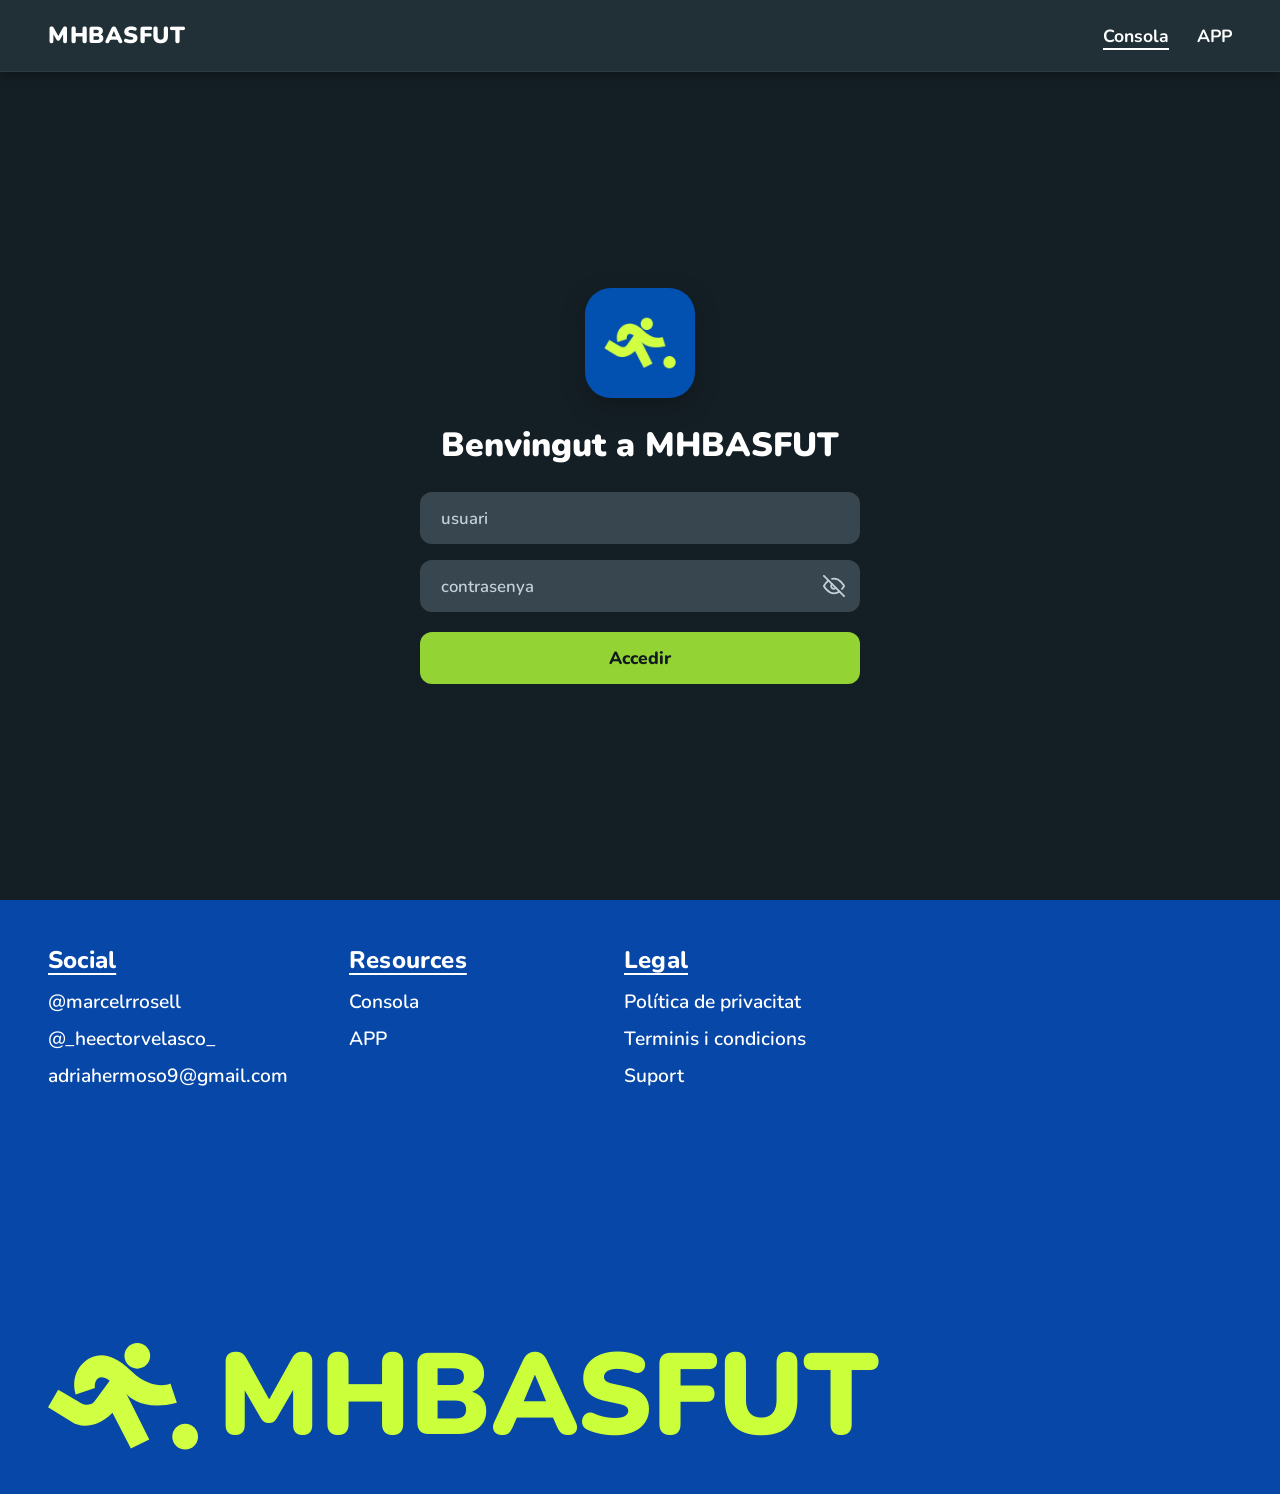
<file: index.html>
<!DOCTYPE html>
<html lang="ca">
<head>
  <meta charset="UTF-8">
  <meta name="viewport" content="width=device-width, initial-scale=1.0">
  <title>MHBASFUT - Consola d'administració i APP d'entrenament</title>
  <meta name="description" content="MHBASFUT: consola d'administració per a clubs de futbol sala i aplicació per transformar les dades d'entrenament en informació útil.">
  <link rel="icon" type="image/png" href="assets/images/favicon.png">

  <!-- Tipografía Nunito desde CDN -->
  <link rel="preconnect" href="https://fonts.googleapis.com">
  <link rel="preconnect" href="https://fonts.gstatic.com" crossorigin>
  <link href="https://fonts.googleapis.com/css2?family=Nunito:wght@400;600;700;800;900&display=swap" rel="stylesheet">

  <!-- Estils compartits amb /legal, dashboard.html i assets/screens -->
  <link rel="stylesheet" href="assets/css/style.css?v=8">
</head>
<body>

  <!-- Barra Superior -->
  <header class="header">
    <a href="index.html" class="brand-title">MHBASFUT</a>
    <nav class="nav-links" id="site-nav">
      <button id="nav-consola" class="nav-link active" type="button" onclick="showScreen('screen-login')">Consola</button>
      <button id="nav-app" class="nav-link" type="button" onclick="showScreen('screen-app')">APP</button>
    </nav>
    <button class="nav-toggle" type="button" aria-expanded="false" aria-controls="site-nav" aria-label="Obre el menú">
      <span class="nav-toggle__bar"></span>
      <span class="nav-toggle__bar"></span>
      <span class="nav-toggle__bar"></span>
    </button>
  </header>

  <!-- Área Principal -->
  <main class="main-content">

    <!-- 1. Pantalla Login / Consola -->
    <div id="screen-login" class="screen active">
      <div class="login-card">

        <!-- Només es mostra si ja hi ha una sessió oberta -->
        <div id="login-session" class="session-bar login-card__session" hidden>
          <span class="session__user" id="login-session-user"></span>
          <a class="btn-outline btn-outline--sm" href="dashboard.html">Obre la consola</a>
        </div>

        <img src="assets/images/logo.png" alt="Logotip de MHBASFUT" class="app-icon">

        <h1 class="login-title">Benvingut a MHBASFUT</h1>

        <!-- method="post" és intencionat: si el JavaScript no s'executés, el
             formulari no exposaria la contrasenya a la URL. -->
        <form class="login-form" id="login-form" method="post" novalidate>
          <p id="login-avís" class="form-error" role="alert" hidden></p>

          <input type="text" name="usuari" class="input-field" placeholder="usuari"
                 autocomplete="username" required>
          <div class="password-wrap">
            <input type="password" name="contrasenya" class="input-field" id="password-field"
                   placeholder="contrasenya" autocomplete="current-password" required>
            <button type="button" class="password-toggle" aria-label="Mostra la contrasenya" aria-pressed="false" aria-controls="password-field">
              <svg class="eye-open" viewBox="0 0 24 24" fill="none" stroke="currentColor" stroke-width="2" stroke-linecap="round" stroke-linejoin="round" aria-hidden="true" focusable="false">
                <path d="M1 12s4-8 11-8 11 8 11 8-4 8-11 8-11-8-11-8z"/>
                <circle cx="12" cy="12" r="3"/>
              </svg>
              <svg class="eye-closed" viewBox="0 0 24 24" fill="none" stroke="currentColor" stroke-width="2" stroke-linecap="round" stroke-linejoin="round" aria-hidden="true" focusable="false">
                <path d="M17.94 17.94A10.07 10.07 0 0 1 12 20c-7 0-11-8-11-8a18.45 18.45 0 0 1 5.06-5.94M9.9 4.24A9.12 9.12 0 0 1 12 4c7 0 11 8 11 8a18.5 18.5 0 0 1-2.16 3.19m-6.72-1.07a3 3 0 1 1-4.24-4.24"/>
                <line x1="1" y1="1" x2="23" y2="23"/>
              </svg>
            </button>
          </div>
          <button type="submit" class="btn-submit">Accedir</button>
        </form>
      </div>
    </div>

    <!-- 2. Pantalla APP -->
    <div id="screen-app" class="screen screen--wide">
      <div class="app-main">

        <section class="app-hero">
          <h1>Entrena millor. Recupera més. Rendeix al màxim.</h1>
          <p>MHBASFUT transforma les dades dels teus entrenaments en informació útil per entendre el teu rendiment i optimitzar la teva recuperació.</p>
        </section>

        <div class="app-cards">

          <article class="app-card app-card--wide">
            <div class="app-card__text">
              <h2>Cada dia, un pla fet per a tu</h2>
              <p>Registra els àpats, l'entrenament, el son i l'estat d'ànim en pocs segons. MHBASFUT organitza la informació de la jornada i t'assenyala què t'has deixat per completar, en lloc de deixar-ho tot a la memòria.</p>
            </div>
            <div class="app-card__media">
              <div class="app-shot-col">
                <img src="assets/images/bottom_app_football.png" alt="Pantalla de l'APP amb el menú de dinar del dia 1" class="app-shot app-shot--portrait">
              </div>
            </div>
          </article>

          <article class="app-card">
            <h2>El teu resum en un vistazo</h2>
            <p>Intensitat de l'entrenament, hores de son, àpats completats i progrés de la setmana tot a la primera pantalla, sense haver-hi de buscar.</p>
            <img src="assets/images/top_app.png" alt="Capçalera de l'APP amb les estadístiques de la jornada" class="app-shot app-shot--banner">
          </article>

          <article class="app-card">
            <h2>Un company que t'acompanya</h2>
            <p>Cada objectiu superet et dona punts i insígnies. Els personatges de l'APP celebren els dies que completes el pla, perquè la constància es veu.</p>
            <img src="assets/images/characters.png" alt="Els personatges de l'APP" class="app-shot app-shot--banner">
          </article>

          <article class="app-card app-card--center">
            <h2>Alimentació que té sentit</h2>
            <p>Menús i opcions adaptats a l'edat, a la posició i a l'esforç de la jornada, amb alternatives vegetarianes i sense gluten.</p>
            <img src="assets/images/full_food.png" alt="Pantalla de l'APP amb una opció de dinar" class="app-shot app-shot--phone">
          </article>

          <article class="app-card app-card--center">
            <h2>Exercicis adaptats al teu pla</h2>
            <p>La llista d'exercicis del dia canvia segons la fase del pla: càrrega, manteniment o retorn. Tu fas la sessió i l'APP en registra el progrés.</p>
            <img src="assets/images/full_excersisies.png" alt="Pantalla de l'APP amb la llista d'exercicis" class="app-shot app-shot--phone">
          </article>

        </div>
      </div>
    </div>

  </main>

  <!-- Peu de pàgina (Footer) -->
  <footer class="site-footer">
    <div class="footer-cols">
      <div class="footer-col">
        <h3 class="footer-heading">Social</h3>
        <ul class="footer-list">
          <li><a class="footer-link" href="https://www.instagram.com/marcelrrosell/" target="_blank" rel="noopener noreferrer">@marcelrrosell</a></li>
          <li><a class="footer-link" href="https://www.instagram.com/_heectorvelasco_/" target="_blank" rel="noopener noreferrer">@_heectorvelasco_</a></li>
          <li><a class="footer-link" href="mailto:adriahermoso9@gmail.com">adriahermoso9@gmail.com</a></li>
        </ul>
      </div>

      <div class="footer-col">
        <h3 class="footer-heading">Resources</h3>
        <ul class="footer-list">
          <li><a class="footer-link" href="index.html">Consola</a></li>
          <li><a class="footer-link" href="index.html#app">APP</a></li>
        </ul>
      </div>

      <div class="footer-col">
        <h3 class="footer-heading">Legal</h3>
        <ul class="footer-list">
          <li><a class="footer-link" href="legal/index.html">Política de privacitat</a></li>
          <li><a class="footer-link" href="legal/termes-i-condicions.html">Terminis i condicions</a></li>
          <li><a class="footer-link" href="legal/suport.html">Suport</a></li>
        </ul>
      </div>
    </div>

    <div class="footer-brand">
      <img src="assets/images/logo.svg" alt="" class="footer-logo" aria-hidden="true">
      <span class="footer-wordmark">MHBASFUT</span>
    </div>
  </footer>

  <script src="assets/js/nav.js?v=8"></script>
  <script src="assets/js/dashboard.js?v=8"></script>
  <script>
    // Navegació interna entre vistes (SPA) sense fitxers externs
    function showScreen(screenId) {
      document.querySelectorAll('.screen').forEach(s => s.classList.remove('active'));
      const target = document.getElementById(screenId);
      if (target) target.classList.add('active');

      // Actualitzar subratllat al menú superior
      const navConsola = document.getElementById('nav-consola');
      const navApp = document.getElementById('nav-app');

      if (screenId === 'screen-app') {
        navConsola.classList.remove('active');
        navApp.classList.add('active');
      } else {
        navConsola.classList.add('active');
        navApp.classList.remove('active');
      }

      window.scrollTo({ top: 0, behavior: 'smooth' });
    }

    // Enllaços profunds: index.html#app obre la pantalla corresponent.
    // La política de privacitat ja no viu aquí sinó a /legal/index.html.
    const HASH_SCREENS = {
      '#consola': 'screen-login',
      '#app': 'screen-app'
    };

    function applyHash() {
      const target = HASH_SCREENS[window.location.hash.toLowerCase()];
      if (target) showScreen(target);
    }

    window.addEventListener('hashchange', applyHash);
    applyHash();

    // Mostrar / ocultar la contrasenya
    document.querySelectorAll('.password-toggle').forEach(toggle => {
      toggle.addEventListener('click', () => {
        const input = document.getElementById(toggle.getAttribute('aria-controls'));
        if (!input) return;

        const willShow = input.type === 'password';
        input.type = willShow ? 'text' : 'password';
        toggle.setAttribute('aria-pressed', String(willShow));
        toggle.setAttribute('aria-label', willShow ? 'Amaga la contrasenya' : 'Mostra la contrasenya');
        input.focus();
      });
    });

    // Inici de sessió: es comproven les credencials i, si són correctes,
    // s'obre la sessió i es passa a la consola d'administració.
    MHBSFUT.mostraLogin(
      document.getElementById('login-form'),
      function () { window.location.href = 'dashboard.html'; }
    );

    // Si la sessió ja és oberta, s'ofereix continuar en lloc de tornar a
    // introduir les credencials.
    (function () {
      const sessio = MHBSFUT.sessioOberta();
      if (!sessio) return;

      const box = document.getElementById('login-session');
      const usuari = document.getElementById('login-session-user');
      usuari.textContent = 'Sessió oberta com a ' + sessio.usuari;
      box.hidden = false;
    })();
  </script>

</body>
</html>
</file>
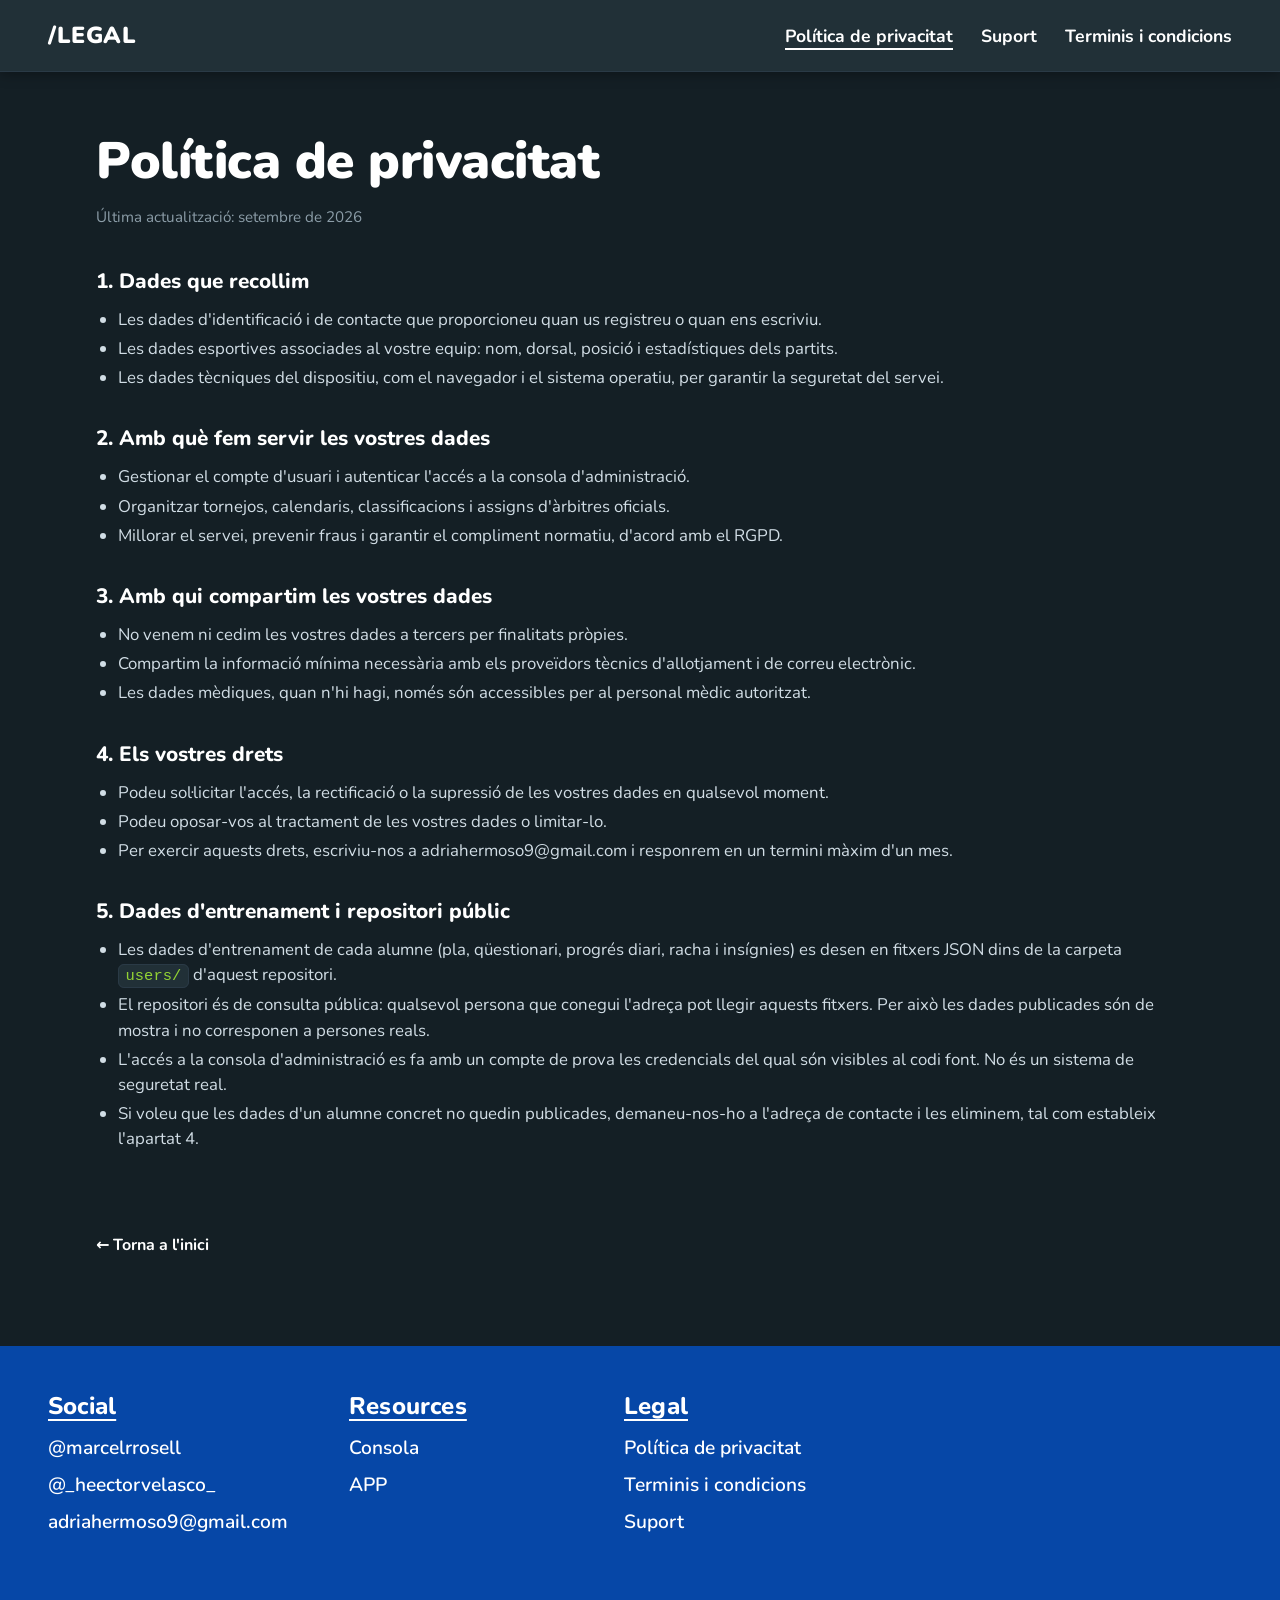
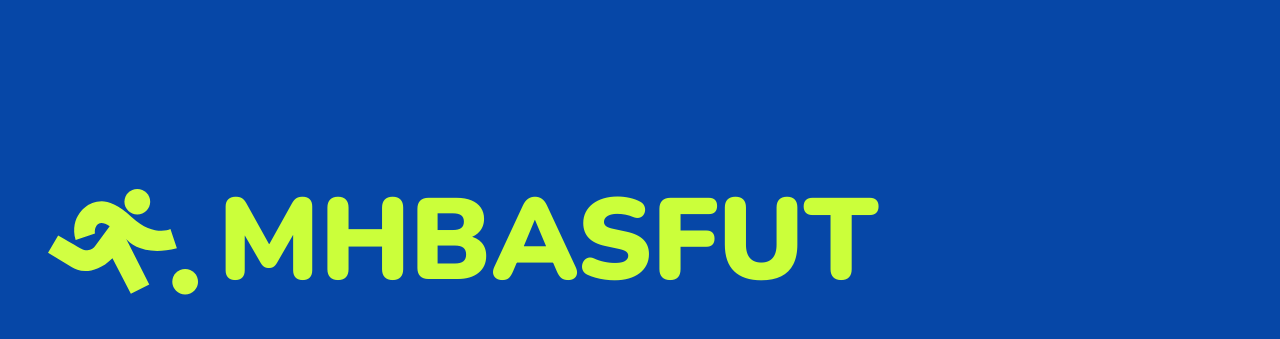
<file: legal/index.html>
<!DOCTYPE html>
<html lang="ca">
<head>
  <meta charset="UTF-8">
  <meta name="viewport" content="width=device-width, initial-scale=1.0">
  <title>Política de privacitat - MHBASFUT</title>
  <meta name="description" content="Política de privacitat de MHBASFUT: quines dades recollim, com les fem servir i quins són els vostres drets.">
  <link rel="icon" type="image/png" href="../assets/images/favicon.png">
  <link rel="preconnect" href="https://fonts.googleapis.com">
  <link rel="preconnect" href="https://fonts.gstatic.com" crossorigin>
  <link href="https://fonts.googleapis.com/css2?family=Nunito:wght@400;600;700;800;900&display=swap" rel="stylesheet">
  <link rel="stylesheet" href="../assets/css/style.css">
</head>
<body>

  <header class="header">
    <span class="brand-title">/LEGAL</span>
    <nav class="nav-links" id="site-nav">
      <a href="index.html" class="nav-link active">Política de privacitat</a>
      <a href="suport.html" class="nav-link">Suport</a>
      <a href="termes-i-condicions.html" class="nav-link">Terminis i condicions</a>
    </nav>

    <button class="nav-toggle" type="button" aria-expanded="false" aria-controls="site-nav" aria-label="Obre el menú">
      <span class="nav-toggle__bar"></span>
      <span class="nav-toggle__bar"></span>
      <span class="nav-toggle__bar"></span>
    </button>
  </header>

  <main class="legal-main">
    <h1 class="legal-title">Política de privacitat</h1>
    <p class="legal-updated">Última actualització: setembre de 2026</p>

    <section class="legal-section">
      <h2>1. Dades que recollim</h2>
      <ul>
        <li>Les dades d'identificació i de contacte que proporcioneu quan us registreu o quan ens escriviu.</li>
        <li>Les dades esportives associades al vostre equip: nom, dorsal, posició i estadístiques dels partits.</li>
        <li>Les dades tècniques del dispositiu, com el navegador i el sistema operatiu, per garantir la seguretat del servei.</li>
      </ul>
    </section>

    <section class="legal-section">
      <h2>2. Amb què fem servir les vostres dades</h2>
      <ul>
        <li>Gestionar el compte d'usuari i autenticar l'accés a la consola d'administració.</li>
        <li>Organitzar tornejos, calendaris, classificacions i assigns d'àrbitres oficials.</li>
        <li>Millorar el servei, prevenir fraus i garantir el compliment normatiu, d'acord amb el RGPD.</li>
      </ul>
    </section>

    <section class="legal-section">
      <h2>3. Amb qui compartim les vostres dades</h2>
      <ul>
        <li>No venem ni cedim les vostres dades a tercers per finalitats pròpies.</li>
        <li>Compartim la informació mínima necessària amb els proveïdors tècnics d'allotjament i de correu electrònic.</li>
        <li>Les dades mèdiques, quan n'hi hagi, només són accessibles per al personal mèdic autoritzat.</li>
      </ul>
    </section>

    <section class="legal-section">
      <h2>4. Els vostres drets</h2>
      <ul>
        <li>Podeu sol·licitar l'accés, la rectificació o la supressió de les vostres dades en qualsevol moment.</li>
        <li>Podeu oposar-vos al tractament de les vostres dades o limitar-lo.</li>
        <li>Per exercir aquests drets, escriviu-nos a adriahermoso9@gmail.com i responrem en un termini màxim d'un mes.</li>
      </ul>
    </section>

    <section class="legal-section">
      <h2>5. Dades d'entrenament i repositori públic</h2>
      <ul>
        <li>Les dades d'entrenament de cada alumne (pla, qüestionari, progrés diari, racha i insígnies) es desen en fitxers JSON dins de la carpeta <code>users/</code> d'aquest repositori.</li>
        <li>El repositori és de consulta pública: qualsevol persona que conegui l'adreça pot llegir aquests fitxers. Per això les dades publicades són de mostra i no corresponen a persones reals.</li>
        <li>L'accés a la consola d'administració es fa amb un compte de prova les credencials del qual són visibles al codi font. No és un sistema de seguretat real.</li>
        <li>Si voleu que les dades d'un alumne concret no quedin publicades, demaneu-nos-ho a l'adreça de contacte i les eliminem, tal com estableix l'apartat 4.</li>
      </ul>
    </section>

    <a href="../index.html" class="legal-back">&larr; Torna a l'inici</a>
  </main>

  <footer class="site-footer">
    <div class="footer-cols">
      <div class="footer-col">
        <h3 class="footer-heading">Social</h3>
        <ul class="footer-list">
          <li><a class="footer-link" href="https://www.instagram.com/marcelrrosell/" target="_blank" rel="noopener noreferrer">@marcelrrosell</a></li>
          <li><a class="footer-link" href="https://www.instagram.com/_heectorvelasco_/" target="_blank" rel="noopener noreferrer">@_heectorvelasco_</a></li>
          <li><a class="footer-link" href="mailto:adriahermoso9@gmail.com">adriahermoso9@gmail.com</a></li>
        </ul>
      </div>

      <div class="footer-col">
        <h3 class="footer-heading">Resources</h3>
        <ul class="footer-list">
          <li><a class="footer-link" href="../index.html">Consola</a></li>
          <li><a class="footer-link" href="../index.html#app">APP</a></li>
        </ul>
      </div>

      <div class="footer-col">
        <h3 class="footer-heading">Legal</h3>
        <ul class="footer-list">
          <li><a class="footer-link" href="index.html">Política de privacitat</a></li>
          <li><a class="footer-link" href="termes-i-condicions.html">Terminis i condicions</a></li>
          <li><a class="footer-link" href="suport.html">Suport</a></li>
        </ul>
      </div>
    </div>

    <div class="footer-brand">
      <img src="../assets/images/logo.svg" alt="" class="footer-logo" aria-hidden="true">
      <span class="footer-wordmark">MHBASFUT</span>
    </div>
  </footer>

  <script src="../assets/js/nav.js"></script>
</body>
</html>
</file>
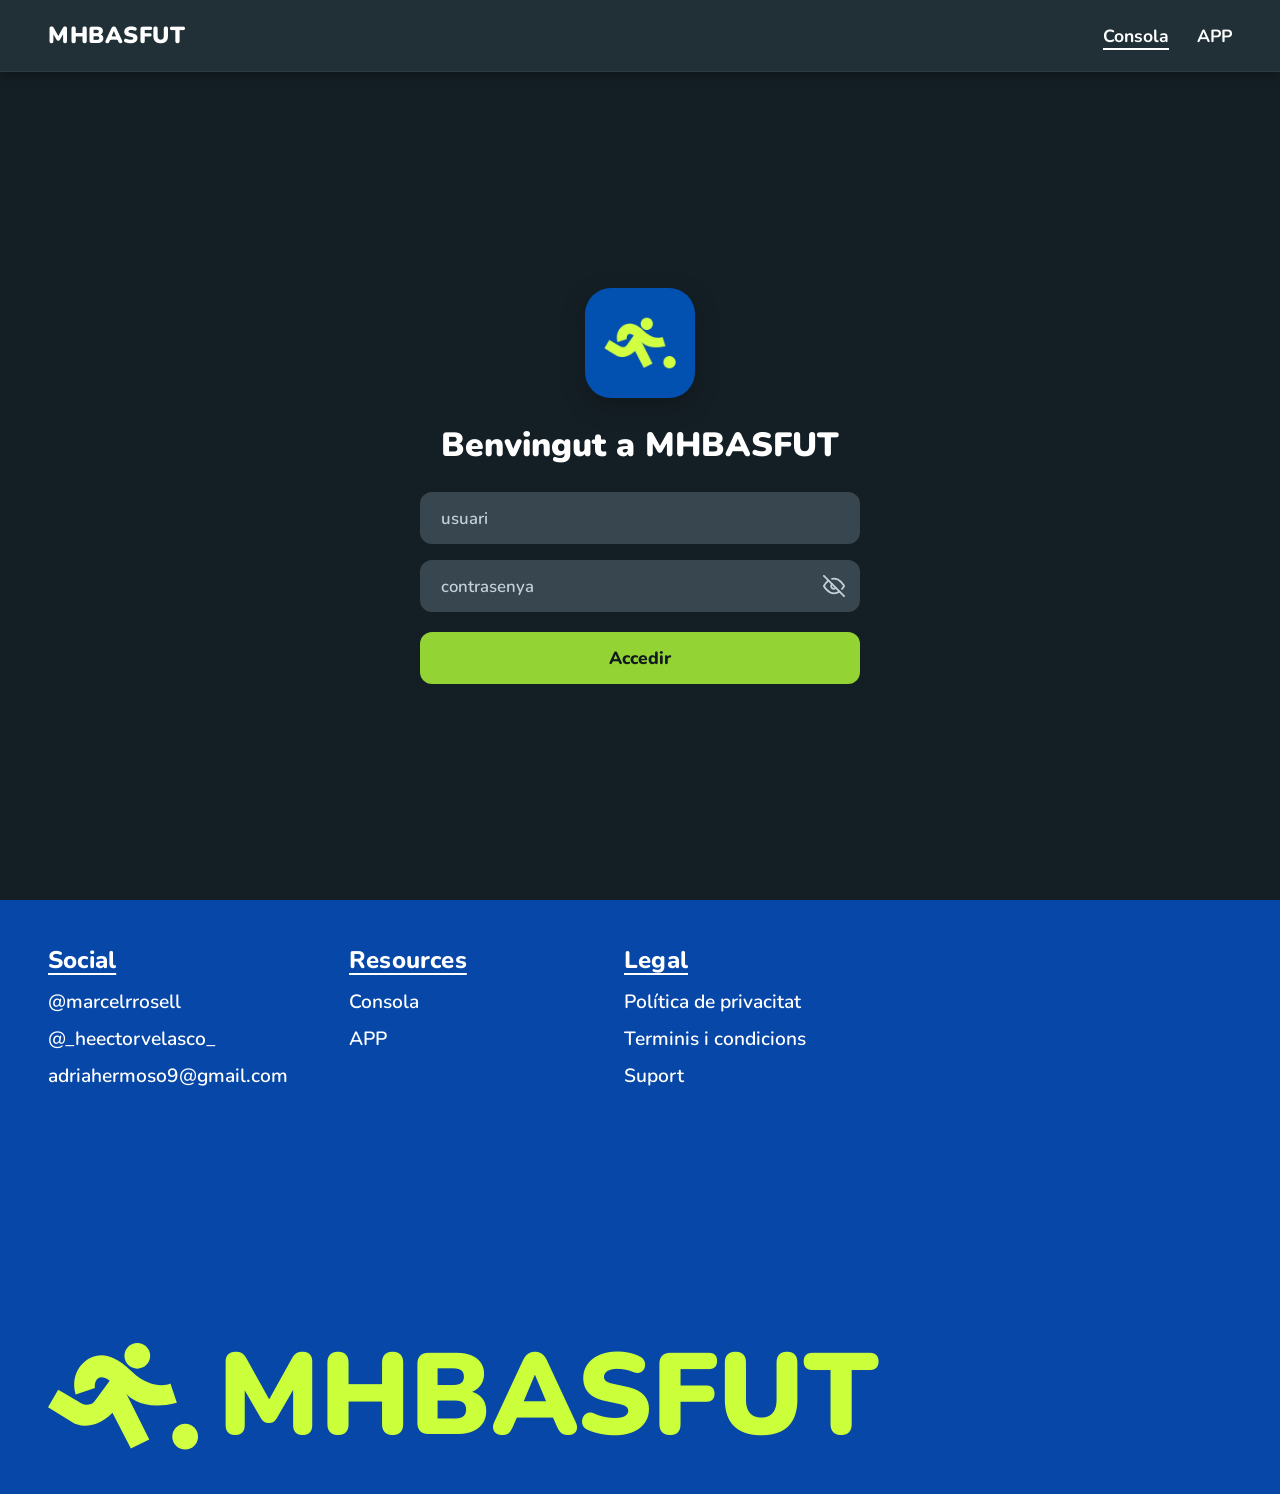
<file: dashboard.html>
<!DOCTYPE html>
<html lang="ca">
<head>
  <meta charset="UTF-8">
  <meta name="viewport" content="width=device-width, initial-scale=1.0">
  <title>Consola d'administració - MHBASFUT</title>
  <meta name="description" content="Consola d'administració de MHBASFUT: seguiment dels alumnes, plans d'entrenament, qüestionaris, progrés diari i recompenses.">
  <link rel="icon" type="image/png" href="assets/images/favicon.png">
  <link rel="preconnect" href="https://fonts.googleapis.com">
  <link rel="preconnect" href="https://fonts.gstatic.com" crossorigin>
  <link href="https://fonts.googleapis.com/css2?family=Nunito:wght@400;600;700;800;900&display=swap" rel="stylesheet">
  <link rel="stylesheet" href="assets/css/style.css?v=8">
  <link rel="stylesheet" href="assets/css/dashboard.css?v=8">
</head>
<body>

  <header class="header">
    <a href="index.html" class="brand-title">/CONSOLA</a>

    <!-- La consola és una vista de treball, no una pàgina pública: la capçalera
         es queda amb el nom i la sortida, sense navegació. El botó l'hi afegeix
         dashboard.js, que és l'únic que sap si hi ha sessió oberta. -->
    <div class="header__end">
      <div id="session-box" class="header__session"></div>
    </div>
  </header>

  <div class="shell">
    <aside class="side">
      <ul class="side__list" id="side-list"></ul>
    </aside>

    <div class="console-main">
      <noscript>
        <div class="state state--error">
          <h2 class="state__title">Cal activar el JavaScript</h2>
          <p class="state__text">La consola d'administració llegeix les dades dels alumnes
            amb JavaScript. Activa'l al navegador i torna a carregar la pàgina.</p>
        </div>
      </noscript>

      <!-- Reple pel codi de dashboard.js -->
      <div id="console-root"></div>
    </div>
  </div>

  <footer class="site-footer">
    <div class="footer-cols">
      <div class="footer-col">
        <h3 class="footer-heading">Social</h3>
        <ul class="footer-list">
          <li><a class="footer-link" href="https://www.instagram.com/marcelrrosell/" target="_blank" rel="noopener noreferrer">@marcelrrosell</a></li>
          <li><a class="footer-link" href="https://www.instagram.com/_heectorvelasco_/" target="_blank" rel="noopener noreferrer">@_heectorvelasco_</a></li>
          <li><a class="footer-link" href="mailto:adriahermoso9@gmail.com">adriahermoso9@gmail.com</a></li>
        </ul>
      </div>

      <div class="footer-col">
        <h3 class="footer-heading">Resources</h3>
        <ul class="footer-list">
          <li><a class="footer-link" href="index.html">Consola</a></li>
          <li><a class="footer-link" href="index.html#app">APP</a></li>
        </ul>
      </div>

      <div class="footer-col">
        <h3 class="footer-heading">Legal</h3>
        <ul class="footer-list">
          <li><a class="footer-link" href="legal/index.html">Política de privacitat</a></li>
          <li><a class="footer-link" href="legal/termes-i-condicions.html">Terminis i condicions</a></li>
          <li><a class="footer-link" href="legal/suport.html">Suport</a></li>
        </ul>
      </div>
    </div>

    <div class="footer-brand">
      <img src="assets/images/logo.svg" alt="" class="footer-logo" aria-hidden="true">
      <span class="footer-wordmark">MHBASFUT</span>
    </div>
  </footer>

  <script src="assets/js/nav.js?v=8"></script>
  <script src="assets/js/dashboard.js?v=8"></script>
  <script>
    // Si no hi ha sessió oberta, muntaConsola torna a la pantalla
    // d'inici de sessió i no mostra cap dada dels alumnes.
    MHBSFUT.muntaConsola(document.getElementById('console-root'));
  </script>

</body>
</html>
</file>
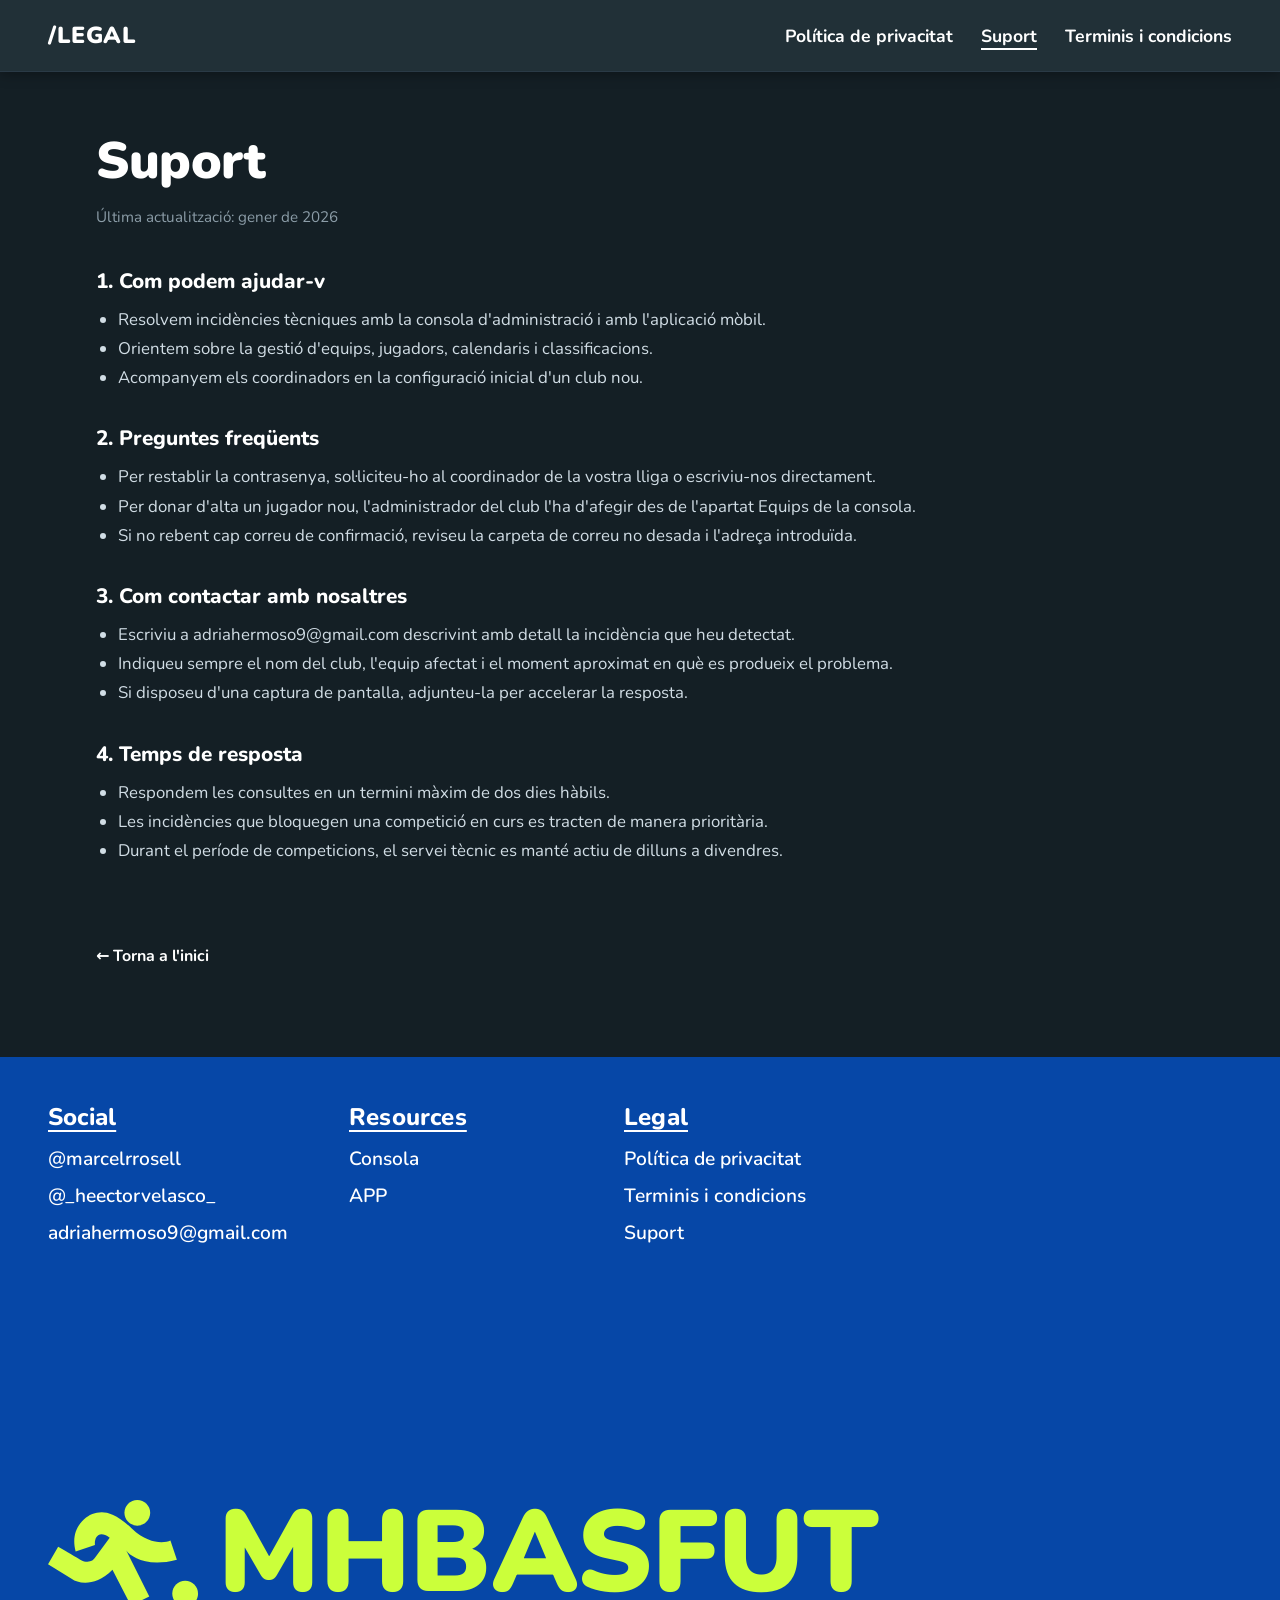
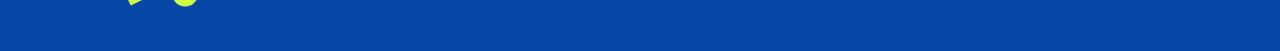
<file: legal/suport.html>
<!DOCTYPE html>
<html lang="ca">
<head>
  <meta charset="UTF-8">
  <meta name="viewport" content="width=device-width, initial-scale=1.0">
  <title>Suport - MHBASFUT</title>
  <meta name="description" content="Centre de suport de MHBASFUT: com pots obtenir ajuda amb la consola d'administració i l'aplicació mòbil.">
  <link rel="icon" type="image/png" href="../assets/images/favicon.png">
  <link rel="preconnect" href="https://fonts.googleapis.com">
  <link rel="preconnect" href="https://fonts.gstatic.com" crossorigin>
  <link href="https://fonts.googleapis.com/css2?family=Nunito:wght@400;600;700;800;900&display=swap" rel="stylesheet">
  <link rel="stylesheet" href="../assets/css/style.css">
</head>
<body>

  <header class="header">
    <span class="brand-title">/LEGAL</span>
    <nav class="nav-links" id="site-nav">
      <a href="index.html" class="nav-link">Política de privacitat</a>
      <a href="suport.html" class="nav-link active">Suport</a>
      <a href="termes-i-condicions.html" class="nav-link">Terminis i condicions</a>
    </nav>

    <button class="nav-toggle" type="button" aria-expanded="false" aria-controls="site-nav" aria-label="Obre el menú">
      <span class="nav-toggle__bar"></span>
      <span class="nav-toggle__bar"></span>
      <span class="nav-toggle__bar"></span>
    </button>
  </header>

  <main class="legal-main">
    <h1 class="legal-title">Suport</h1>
    <p class="legal-updated">Última actualització: gener de 2026</p>

    <section class="legal-section">
      <h2>1. Com podem ajudar-v</h2>
      <ul>
        <li>Resolvem incidències tècniques amb la consola d'administració i amb l'aplicació mòbil.</li>
        <li>Orientem sobre la gestió d'equips, jugadors, calendaris i classificacions.</li>
        <li>Acompanyem els coordinadors en la configuració inicial d'un club nou.</li>
      </ul>
    </section>

    <section class="legal-section">
      <h2>2. Preguntes freqüents</h2>
      <ul>
        <li>Per restablir la contrasenya, sol·liciteu-ho al coordinador de la vostra lliga o escriviu-nos directament.</li>
        <li>Per donar d'alta un jugador nou, l'administrador del club l'ha d'afegir des de l'apartat Equips de la consola.</li>
        <li>Si no rebent cap correu de confirmació, reviseu la carpeta de correu no desada i l'adreça introduïda.</li>
      </ul>
    </section>

    <section class="legal-section">
      <h2>3. Com contactar amb nosaltres</h2>
      <ul>
        <li>Escriviu a adriahermoso9@gmail.com descrivint amb detall la incidència que heu detectat.</li>
        <li>Indiqueu sempre el nom del club, l'equip afectat i el moment aproximat en què es produeix el problema.</li>
        <li>Si disposeu d'una captura de pantalla, adjunteu-la per accelerar la resposta.</li>
      </ul>
    </section>

    <section class="legal-section">
      <h2>4. Temps de resposta</h2>
      <ul>
        <li>Respondem les consultes en un termini màxim de dos dies hàbils.</li>
        <li>Les incidències que bloquegen una competició en curs es tracten de manera prioritària.</li>
        <li>Durant el període de competicions, el servei tècnic es manté actiu de dilluns a divendres.</li>
      </ul>
    </section>

    <a href="../index.html" class="legal-back">&larr; Torna a l'inici</a>
  </main>

  <footer class="site-footer">
    <div class="footer-cols">
      <div class="footer-col">
        <h3 class="footer-heading">Social</h3>
        <ul class="footer-list">
          <li><a class="footer-link" href="https://www.instagram.com/marcelrrosell/" target="_blank" rel="noopener noreferrer">@marcelrrosell</a></li>
          <li><a class="footer-link" href="https://www.instagram.com/_heectorvelasco_/" target="_blank" rel="noopener noreferrer">@_heectorvelasco_</a></li>
          <li><a class="footer-link" href="mailto:adriahermoso9@gmail.com">adriahermoso9@gmail.com</a></li>
        </ul>
      </div>

      <div class="footer-col">
        <h3 class="footer-heading">Resources</h3>
        <ul class="footer-list">
          <li><a class="footer-link" href="../index.html">Consola</a></li>
          <li><a class="footer-link" href="../index.html#app">APP</a></li>
        </ul>
      </div>

      <div class="footer-col">
        <h3 class="footer-heading">Legal</h3>
        <ul class="footer-list">
          <li><a class="footer-link" href="index.html">Política de privacitat</a></li>
          <li><a class="footer-link" href="termes-i-condicions.html">Terminis i condicions</a></li>
          <li><a class="footer-link" href="suport.html">Suport</a></li>
        </ul>
      </div>
    </div>

    <div class="footer-brand">
      <img src="../assets/images/logo.svg" alt="" class="footer-logo" aria-hidden="true">
      <span class="footer-wordmark">MHBASFUT</span>
    </div>
  </footer>

  <script src="../assets/js/nav.js"></script>
</body>
</html>
</file>
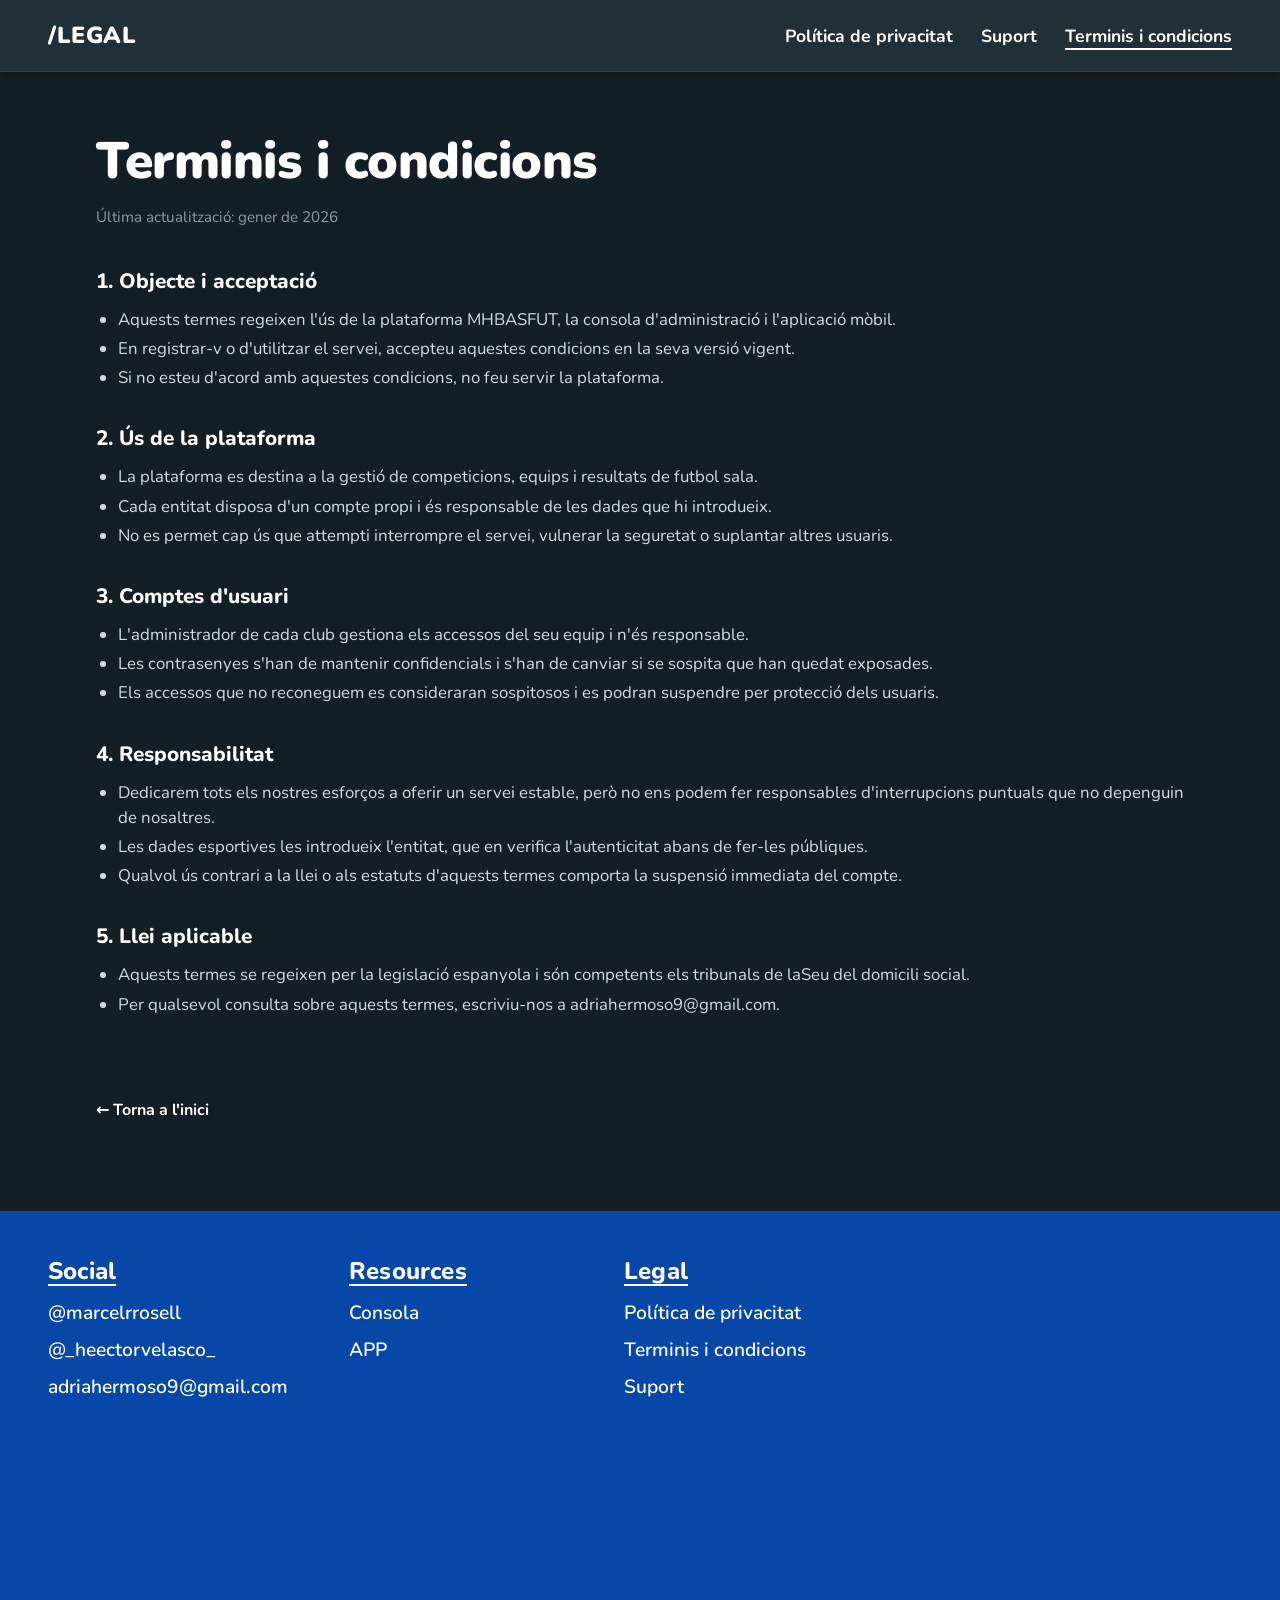
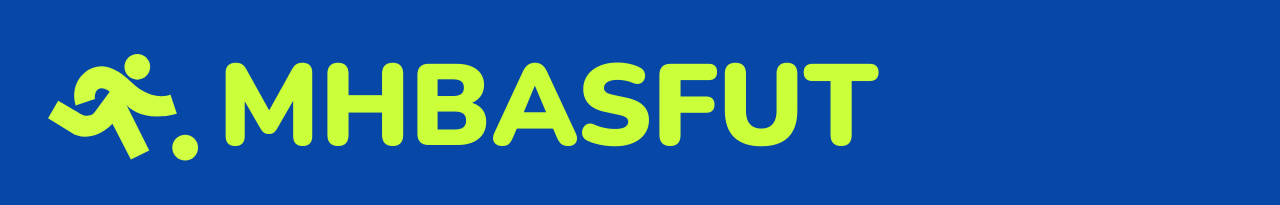
<file: legal/termes-i-condicions.html>
<!DOCTYPE html>
<html lang="ca">
<head>
  <meta charset="UTF-8">
  <meta name="viewport" content="width=device-width, initial-scale=1.0">
  <title>Terminis i condicions - MHBASFUT</title>
  <meta name="description" content="Terminis i condicions d'ús de la plataforma MHBASFUT, la consola d'administració i l'aplicació mòbil.">
  <link rel="icon" type="image/png" href="../assets/images/favicon.png">
  <link rel="preconnect" href="https://fonts.googleapis.com">
  <link rel="preconnect" href="https://fonts.gstatic.com" crossorigin>
  <link href="https://fonts.googleapis.com/css2?family=Nunito:wght@400;600;700;800;900&display=swap" rel="stylesheet">
  <link rel="stylesheet" href="../assets/css/style.css">
</head>
<body>

  <header class="header">
    <span class="brand-title">/LEGAL</span>
    <nav class="nav-links" id="site-nav">
      <a href="index.html" class="nav-link">Política de privacitat</a>
      <a href="suport.html" class="nav-link">Suport</a>
      <a href="termes-i-condicions.html" class="nav-link active">Terminis i condicions</a>
    </nav>

    <button class="nav-toggle" type="button" aria-expanded="false" aria-controls="site-nav" aria-label="Obre el menú">
      <span class="nav-toggle__bar"></span>
      <span class="nav-toggle__bar"></span>
      <span class="nav-toggle__bar"></span>
    </button>
  </header>

  <main class="legal-main">
    <h1 class="legal-title">Terminis i condicions</h1>
    <p class="legal-updated">Última actualització: gener de 2026</p>

    <section class="legal-section">
      <h2>1. Objecte i acceptació</h2>
      <ul>
        <li>Aquests termes regeixen l'ús de la plataforma MHBASFUT, la consola d'administració i l'aplicació mòbil.</li>
        <li>En registrar-v o d'utilitzar el servei, accepteu aquestes condicions en la seva versió vigent.</li>
        <li>Si no esteu d'acord amb aquestes condicions, no feu servir la plataforma.</li>
      </ul>
    </section>

    <section class="legal-section">
      <h2>2. Ús de la plataforma</h2>
      <ul>
        <li>La plataforma es destina a la gestió de competicions, equips i resultats de futbol sala.</li>
        <li>Cada entitat disposa d'un compte propi i és responsable de les dades que hi introdueix.</li>
        <li>No es permet cap ús que attempti interrompre el servei, vulnerar la seguretat o suplantar altres usuaris.</li>
      </ul>
    </section>

    <section class="legal-section">
      <h2>3. Comptes d'usuari</h2>
      <ul>
        <li>L'administrador de cada club gestiona els accessos del seu equip i n'és responsable.</li>
        <li>Les contrasenyes s'han de mantenir confidencials i s'han de canviar si se sospita que han quedat exposades.</li>
        <li>Els accessos que no reconeguem es consideraran sospitosos i es podran suspendre per protecció dels usuaris.</li>
      </ul>
    </section>

    <section class="legal-section">
      <h2>4. Responsabilitat</h2>
      <ul>
        <li>Dedicarem tots els nostres esforços a oferir un servei estable, però no ens podem fer responsables d'interrupcions puntuals que no depenguin de nosaltres.</li>
        <li>Les dades esportives les introdueix l'entitat, que en verifica l'autenticitat abans de fer-les públiques.</li>
        <li>Qualvol ús contrari a la llei o als estatuts d'aquests termes comporta la suspensió immediata del compte.</li>
      </ul>
    </section>

    <section class="legal-section">
      <h2>5. Llei aplicable</h2>
      <ul>
        <li>Aquests termes se regeixen per la legislació espanyola i són competents els tribunals de laSeu del domicili social.</li>
        <li>Per qualsevol consulta sobre aquests termes, escriviu-nos a adriahermoso9@gmail.com.</li>
      </ul>
    </section>

    <a href="../index.html" class="legal-back">&larr; Torna a l'inici</a>
  </main>

  <footer class="site-footer">
    <div class="footer-cols">
      <div class="footer-col">
        <h3 class="footer-heading">Social</h3>
        <ul class="footer-list">
          <li><a class="footer-link" href="https://www.instagram.com/marcelrrosell/" target="_blank" rel="noopener noreferrer">@marcelrrosell</a></li>
          <li><a class="footer-link" href="https://www.instagram.com/_heectorvelasco_/" target="_blank" rel="noopener noreferrer">@_heectorvelasco_</a></li>
          <li><a class="footer-link" href="mailto:adriahermoso9@gmail.com">adriahermoso9@gmail.com</a></li>
        </ul>
      </div>

      <div class="footer-col">
        <h3 class="footer-heading">Resources</h3>
        <ul class="footer-list">
          <li><a class="footer-link" href="../index.html">Consola</a></li>
          <li><a class="footer-link" href="../index.html#app">APP</a></li>
        </ul>
      </div>

      <div class="footer-col">
        <h3 class="footer-heading">Legal</h3>
        <ul class="footer-list">
          <li><a class="footer-link" href="index.html">Política de privacitat</a></li>
          <li><a class="footer-link" href="termes-i-condicions.html">Terminis i condicions</a></li>
          <li><a class="footer-link" href="suport.html">Suport</a></li>
        </ul>
      </div>
    </div>

    <div class="footer-brand">
      <img src="../assets/images/logo.svg" alt="" class="footer-logo" aria-hidden="true">
      <span class="footer-wordmark">MHBASFUT</span>
    </div>
  </footer>

  <script src="../assets/js/nav.js"></script>
</body>
</html>
</file>
<file: assets/css/style.css>
/* ==========================================================================
   MHBASFUT - Estils Generals per a GitHub Pages
   Fitxer únic de disseny: el comparteixen index.html, dashboard.html,
   les pàgines de /legal i els components d'assets/screens.
   ========================================================================== */

@font-face {
  font-family: 'NunitoVariable';
  /* Adreça relativa a aquest mateix fitxer, així que funciona igual des de
     la arrel del repositori, des d'un subdirectori de GitHub Pages i en local. */
  src: url('../fonts/nuto-varialble.ttf') format('truetype');
  font-weight: 100 900;
  font-style: normal;
  font-display: swap;
}

:root {
  --bg-header: #213037;
  --bg-main: #141f25;
  --input-bg: #38464f;
  --input-bg-focus: #41515b;
  --input-placeholder: #c4d0d8;
  --input-text: #ffffff;
  --btn-bg: #93d334;
  --btn-hover: #a2e43b;
  --btn-text: #111a1e;
  --text-white: #ffffff;
  --text-muted: #8c9da8;
  --card-bg: #1a2730;
  --card-border: #2a3a46;
  /* Colors d'estat d'un valor o d'una acció (usats a la consola i als
     avisos de formulari). L'estat alt és el verd de marca --btn-bg. */
  --estado-low: #e0704f;
  --estado-mid: #dfa53c;
  --font-family: 'NunitoVariable', 'Nunito', system-ui, -apple-system, BlinkMacSystemFont, 'Segoe UI', Roboto, sans-serif;
  --border-radius-card: 16px;
  --border-radius-input: 12px;
  --header-h: 72px;
}

/* Reseteig bàsic */
* {
  box-sizing: border-box;
  margin: 0;
  padding: 0;
}

body {
  background-color: var(--bg-main);
  color: var(--text-white);
  font-family: var(--font-family);
  min-height: 100vh;
  display: flex;
  flex-direction: column;
  -webkit-font-smoothing: antialiased;
  -moz-osx-font-smoothing: grayscale;
}

/* --------------------------------------------------------------------------
   Capçalera / Navbar
   -------------------------------------------------------------------------- */
.header {
  position: sticky;
  top: 0;
  background-color: var(--bg-header);
  height: var(--header-h);
  display: flex;
  align-items: center;
  justify-content: space-between;
  gap: 16px;
  padding: 0 48px;
  width: 100%;
  flex-shrink: 0;
  z-index: 100;
  border-bottom: 1px solid var(--card-border);
  box-shadow: 0 2px 12px rgba(0, 0, 0, 0.35);
}

.brand-title {
  color: var(--text-white);
  font-size: 1.45rem;
  font-weight: 900;
  letter-spacing: 0.5px;
  text-decoration: none;
}

.nav-links {
  display: flex;
  align-items: center;
  gap: 28px;
}

/* Botó de menú (només visible en pantalles estretes) */
.nav-toggle {
  display: none;
  flex-direction: column;
  justify-content: center;
  gap: 5px;
  width: 42px;
  height: 42px;
  padding: 0 9px;
  background: none;
  border: none;
  border-radius: 8px;
  cursor: pointer;
}

.nav-toggle__bar {
  display: block;
  width: 100%;
  height: 2px;
  background-color: var(--text-white);
  border-radius: 2px;
  transition: transform 0.25s ease, opacity 0.2s ease;
}

.nav-toggle:hover {
  background-color: rgba(255, 255, 255, 0.08);
}

.nav-toggle:focus-visible {
  outline: 2px solid var(--btn-bg);
  outline-offset: 2px;
}

.nav-toggle[aria-expanded="true"] .nav-toggle__bar:nth-child(1) {
  transform: translateY(7px) rotate(45deg);
}

.nav-toggle[aria-expanded="true"] .nav-toggle__bar:nth-child(2) {
  opacity: 0;
}

.nav-toggle[aria-expanded="true"] .nav-toggle__bar:nth-child(3) {
  transform: translateY(-7px) rotate(-45deg);
}

@media (max-width: 768px) {
  .nav-toggle {
    display: flex;
  }

  .nav-links {
    display: none;
  }

  .nav-links.is-open {
    display: flex;
    position: absolute;
    top: 100%;
    left: 0;
    right: 0;
    flex-direction: column;
    align-items: flex-start;
    gap: 20px;
    padding: 1.1rem 20px 1.4rem;
    background-color: var(--bg-header);
    border-bottom: 1px solid var(--card-border);
    box-shadow: 0 10px 24px rgba(0, 0, 0, 0.4);
  }

  .nav-links.is-open .nav-link {
    font-size: 1.15rem;
  }
}

/* Es comparteix entre enllaços (/legal) i botons (index.html, dashboard.html):
   el restau de botó evita que el navegador dibuixi un <button> ambodi. */
.nav-link {
  color: var(--text-white);
  text-decoration: none;
  font-size: 1.1rem;
  font-weight: 700;
  font-family: inherit;
  background: none;
  border: none;
  padding: 0;
  cursor: pointer;
  transition: opacity 0.2s ease;
}

.nav-link.active {
  text-decoration: underline;
  text-underline-offset: 6px;
  text-decoration-thickness: 2px;
}

.nav-link:hover {
  opacity: 0.85;
}

/* --------------------------------------------------------------------------
   Contenidor Principal & Targeta Login
   -------------------------------------------------------------------------- */
.main-content {
  min-height: calc(100vh - var(--header-h));
  display: flex;
  flex-direction: column;
  align-items: center;
  justify-content: center;
  padding: 2rem 1.5rem;
}

.login-card {
  display: flex;
  flex-direction: column;
  align-items: center;
  width: 100%;
  max-width: 440px;
}

/* La barra de sessió que apareix sobre el formulari quan ja hi ha sessió
   oberta ha de compartir l'amplada de la targeta de login. */
.login-card__session {
  width: 100%;
}

.app-icon {
  width: 110px;
  height: 110px;
  border-radius: 26px;
  object-fit: cover;
  box-shadow: 0 8px 24px rgba(0, 0, 0, 0.25);
  margin-bottom: 24px;
}

.login-title {
  font-size: 2.1rem;
  font-weight: 900;
  color: var(--text-white);
  margin-bottom: 24px;
  text-align: center;
}

/* --------------------------------------------------------------------------
   Formulari, Camps de Text i Botó
   -------------------------------------------------------------------------- */
.login-form {
  width: 100%;
  display: flex;
  flex-direction: column;
  gap: 16px;
}

.input-field {
  width: 100%;
  height: 52px;
  background-color: var(--input-bg);
  border: 1px solid transparent;
  border-radius: var(--border-radius-input);
  padding: 0 20px;
  font-size: 1.05rem;
  font-family: inherit;
  font-weight: 600;
  color: var(--input-text);
  outline: none;
  transition: border-color 0.2s, background-color 0.2s;
}

.input-field::placeholder {
  color: var(--input-placeholder);
  opacity: 1;
  font-weight: 600;
}

.input-field:focus {
  border-color: rgba(147, 211, 52, 0.5);
  background-color: var(--input-bg-focus);
}

/* Campo de contraseña con botón para mostrar/ocultar */
.password-wrap {
  position: relative;
  width: 100%;
  display: flex;
}

.password-wrap .input-field {
  padding-right: 56px;
}

.password-toggle {
  position: absolute;
  right: 6px;
  top: 50%;
  transform: translateY(-50%);
  width: 40px;
  height: 40px;
  display: flex;
  align-items: center;
  justify-content: center;
  padding: 0;
  border: none;
  border-radius: 8px;
  background: none;
  color: var(--input-placeholder);
  cursor: pointer;
  transition: color 0.2s, background-color 0.2s;
}

.password-toggle:hover {
  color: var(--text-white);
  background-color: rgba(255, 255, 255, 0.08);
}

.password-toggle:focus-visible {
  outline: 2px solid var(--btn-bg);
  outline-offset: 2px;
}

.password-toggle svg {
  width: 22px;
  height: 22px;
  display: block;
}

.password-toggle .eye-open {
  display: none;
}

.password-toggle[aria-pressed="true"] .eye-open {
  display: block;
}

.password-toggle[aria-pressed="true"] .eye-closed {
  display: none;
}

.btn-submit {
  width: 100%;
  height: 52px;
  background-color: var(--btn-bg);
  color: var(--btn-text);
  border: none;
  border-radius: var(--border-radius-input);
  font-size: 1.1rem;
  font-weight: 800;
  font-family: inherit;
  cursor: pointer;
  display: flex;
  align-items: center;
  justify-content: center;
  transition: background-color 0.2s, transform 0.1s;
  margin-top: 4px;
  text-decoration: none;
}

.btn-submit:hover {
  background-color: var(--btn-hover);
}

.btn-submit:active {
  transform: scale(0.99);
}

/* Missatge d'error o d'avís dins del formulari. */
.form-error {
  padding: 12px 16px;
  border-radius: var(--border-radius-input);
  background-color: rgba(224, 112, 79, 0.14);
  border: 1px solid var(--estado-low);
  color: #f0a68c;
  font-size: 0.95rem;
  font-weight: 700;
  line-height: 1.5;
}

.form-error[hidden] {
  display: none;
}

.input-field[aria-invalid="true"] {
  border-color: var(--estado-low);
}

/* --------------------------------------------------------------------------
   Barra de sessió (index.html i dashboard.html)
   -------------------------------------------------------------------------- */
.session-bar {
  display: flex;
  align-items: center;
  justify-content: space-between;
  flex-wrap: wrap;
  gap: 12px;
  padding: 14px 20px;
  margin-bottom: 28px;
  background-color: var(--card-bg);
  border: 1px solid var(--card-border);
  border-radius: var(--border-radius-input);
}

/* [hidden] ha de guanyar a display:flex, que és el que declara .session-bar. */
.session-bar[hidden] {
  display: none;
}

.session__user {
  font-size: 1rem;
  font-weight: 700;
  color: var(--text-white);
}

.session__user::before {
  content: '';
  display: inline-block;
  width: 9px;
  height: 9px;
  margin-right: 10px;
  border-radius: 50%;
  background-color: var(--btn-bg);
  vertical-align: middle;
}

/* Botó discret per a accions que no són l'acció principal de la pantalla. */
.btn-outline {
  padding: 9px 18px;
  background: none;
  color: var(--text-white);
  border: 1.5px solid var(--card-border);
  border-radius: var(--border-radius-input);
  font-family: inherit;
  font-size: 0.95rem;
  font-weight: 700;
  white-space: nowrap;
  cursor: pointer;
  transition: border-color 0.2s, color 0.2s, background-color 0.2s;
}

.btn-outline:hover {
  border-color: var(--btn-bg);
  color: var(--btn-bg);
}

.btn-outline:focus-visible {
  outline: 2px solid var(--btn-bg);
  outline-offset: 2px;
}

.btn-outline--sm {
  padding: 7px 14px;
  font-size: 0.88rem;
}

.btn-outline:disabled {
  opacity: 0.45;
  cursor: default;
}

.btn-outline:disabled:hover {
  border-color: var(--card-border);
  color: var(--text-white);
}

/* El mateix component es fa servir amb un <a> (p. ex. «Torna al llistat»),
   de manera que cal donar-li l'alineació de caixa dels botons. */
a.btn-outline {
  display: inline-flex;
  align-items: center;
  text-decoration: none;
}

/* --------------------------------------------------------------------------
   Routers de vistes (.screen) i seccions APP
   -------------------------------------------------------------------------- */

/* Pantalla de la SPA d'index.html: només la vista activa es mostra. */
.screen {
  display: none;
  width: 100%;
  animation: fadeIn 0.25s ease forwards;
}

.screen.active {
  display: flex;
  flex-direction: column;
  align-items: center;
}

.screen--wide.active {
  align-items: stretch;
}

@keyframes fadeIn {
  from { opacity: 0; transform: translateY(4px); }
  to { opacity: 1; transform: translateY(0); }
}

@media (prefers-reduced-motion: reduce) {
  .screen {
    animation: none;
  }

  *,
  *::before,
  *::after {
    transition-duration: 0.01ms !important;
  }
}

.page-container {
  max-width: 900px;
  width: 100%;
  margin: 3rem auto;
  padding: 2.5rem;
  background-color: var(--card-bg);
  border-radius: var(--border-radius-card);
  border: 1px solid var(--card-border);
}

.page-container h1 {
  font-size: 2.2rem;
  font-weight: 800;
  margin-bottom: 1.5rem;
  color: var(--text-white);
}

.page-container h2 {
  font-size: 1.4rem;
  font-weight: 700;
  margin-top: 1.8rem;
  margin-bottom: 0.8rem;
  color: var(--btn-bg);
}

.page-container p,
.page-container li {
  line-height: 1.7;
  color: #d1dde5;
  margin-bottom: 1rem;
  font-size: 1.05rem;
}

.page-container ul {
  padding-left: 1.5rem;
  margin-bottom: 1rem;
}

/* Secció APP: capçalera + graella de targetes amb les pantallades. */
.app-main {
  width: 100%;
  max-width: 1200px;
  margin: 0 auto;
  padding: 0 2rem 4rem;
}

.app-hero {
  text-align: center;
  padding: 3.5rem 0 3rem;
}

.app-hero h1 {
  font-size: 2.4rem;
  font-weight: 900;
  color: var(--text-white);
  letter-spacing: -0.4px;
  margin-bottom: 1.1rem;
}

.app-hero p {
  max-width: 620px;
  margin: 0 auto;
  color: var(--input-placeholder);
  font-size: 1.05rem;
  line-height: 1.6;
}

.app-cards {
  display: grid;
  grid-template-columns: repeat(2, minmax(0, 1fr));
  gap: 1.4rem;
}

.app-card {
  background-color: var(--bg-header);
  border-radius: 14px;
  padding: 1.6rem;
  display: flex;
  flex-direction: column;
  gap: 1rem;
}

.app-card--wide {
  grid-column: 1 / -1;
  flex-direction: row;
  align-items: center;
  gap: 2rem;
}

.app-card--center {
  align-items: center;
  text-align: center;
}

.app-card h2 {
  font-size: 1.2rem;
  font-weight: 900;
  letter-spacing: 0.5px;
  color: var(--text-white);
  margin-bottom: 0.7rem;
}

.app-card p {
  color: var(--text-muted);
  font-size: 0.95rem;
  line-height: 1.55;
}

.app-card__text {
  flex: 1 1 0;
  min-width: 0;
}

.app-card__media {
  display: flex;
  gap: 1.2rem;
  align-items: flex-end;
  flex-shrink: 0;
}

.app-shot-col {
  display: flex;
  flex-direction: column;
  min-width: 0;
}

/* Les imatges de l'APP ja inclouen el marc del telèfon, el text i els
   botons, així que aquí només es controla l'encaix. */
.app-shot {
  display: block;
  width: 100%;
  height: auto;
  border-radius: 12px;
}

.app-shot--portrait {
  max-width: 300px;
}

.app-shot--phone {
  max-width: 260px;
}

.app-shot--banner {
  width: 100%;
}

@media (max-width: 900px) {
  .app-cards {
    grid-template-columns: 1fr;
  }

  .app-card--wide {
    flex-direction: column;
    align-items: stretch;
  }

  .app-card__media {
    justify-content: center;
    flex-wrap: wrap;
  }

  .app-hero h1 {
    font-size: 1.9rem;
  }
}

@media (max-width: 640px) {
  .app-main {
    padding: 0 1.25rem 3rem;
  }

  .app-shot--portrait,
  .app-shot--phone {
    max-width: 100%;
  }
}

/* --------------------------------------------------------------------------
   Peu de Pàgina (Footer)
   -------------------------------------------------------------------------- */
.site-footer {
  background-color: #0647a7;
  color: #ffffff;
  width: 100%;
  padding: 44px 48px 40px;
}

.footer-cols {
  display: grid;
  grid-template-columns: 301px 275px 1fr;
}

.footer-heading {
  color: #ffffff;
  font-size: 1.5rem;
  font-weight: 800;
  letter-spacing: 0.2px;
  text-decoration: underline;
  text-decoration-thickness: 2px;
  text-underline-offset: 5px;
  margin-bottom: 14px;
}

.footer-list {
  list-style: none;
  display: flex;
  flex-direction: column;
  gap: 12px;
}

.footer-link {
  color: #ffffff;
  font-size: 1.2rem;
  font-weight: 600;
  font-family: inherit;
  line-height: 1.3;
  text-decoration: none;
  background: none;
  border: none;
  padding: 0;
  cursor: pointer;
  text-align: left;
  transition: opacity 0.2s ease;
}

.footer-link:hover {
  opacity: 0.75;
  text-decoration: underline;
  text-underline-offset: 4px;
}

.footer-link:focus-visible {
  outline: 2px solid #cbff3a;
  outline-offset: 3px;
  border-radius: 3px;
}

.footer-brand {
  display: flex;
  align-items: center;
  gap: 0.17em;
  margin-top: 250px;
  font-size: clamp(3rem, 9vw, 150px);
}

.footer-logo {
  width: 1.3067em;
  height: 0.9267em;
  flex-shrink: 0;
  display: block;
}

.footer-wordmark {
  color: #cbff3a;
  font-size: 1em;
  font-weight: 900;
  line-height: 1;
  letter-spacing: -0.5px;
  white-space: nowrap;
}

/* --------------------------------------------------------------------------
   Adaptabilitat Mòbil / Responsive
   -------------------------------------------------------------------------- */
@media (max-width: 640px) {
  :root {
    --header-h: 62px;
  }

  .header {
    padding: 0 20px;
    height: var(--header-h);
  }

  /* A pantalles estretes el nom d'usuari deixa espai a la capçalera; el
     punt verd continua indicant que hi ha sessió oberta. */
  .session__user {
    font-size: 0;
  }

  .session__user::before {
    margin-right: 0;
  }

  .brand-title {
    font-size: 1.25rem;
  }

  .page-container {
    padding: 1.5rem;
    margin: 1.5rem auto;
  }

  .site-footer {
    padding: 28px 20px 24px;
  }

  .footer-cols {
    grid-template-columns: 1fr;
    gap: 28px;
  }

  .footer-brand {
    flex-direction: column;
    align-items: flex-start;
    gap: 8px;
    margin-top: 56px;
  }
}

/* --------------------------------------------------------------------------
   Pàgines legals (/legal)
   -------------------------------------------------------------------------- */
.legal-main {
  min-height: calc(100vh - var(--header-h));
  width: 100%;
  max-width: 1180px;
  margin: 0 auto;
  padding: 60px 46px 90px;
}

.legal-title {
  font-size: 3.2rem;
  font-weight: 900;
  line-height: 1.15;
  color: var(--text-white);
  margin-bottom: 44px;
  letter-spacing: -0.5px;
}

.legal-section {
  margin-bottom: 34px;
}

.legal-section:last-child {
  margin-bottom: 0;
}

.legal-section h2 {
  font-size: 1.3rem;
  font-weight: 800;
  color: var(--text-white);
  margin-bottom: 12px;
}

.legal-section ul {
  list-style: disc;
  padding-left: 1.35rem;
  margin: 0;
}

.legal-section li {
  font-size: 1.05rem;
  line-height: 1.5;
  color: #d1dde5;
  margin-bottom: 4px;
}

.legal-section code {
  padding: 2px 7px;
  border-radius: 6px;
  background-color: var(--bg-header);
  border: 1px solid var(--card-border);
  color: var(--btn-bg);
  font-family: ui-monospace, SFMono-Regular, Menlo, Consolas, monospace;
  font-size: 0.92em;
}

.legal-updated {
  font-size: 0.95rem;
  color: var(--text-muted);
  margin-top: -28px;
  margin-bottom: 40px;
}

.legal-back {
  display: inline-flex;
  align-items: center;
  margin-top: 48px;
  color: var(--text-white);
  font-size: 1rem;
  font-weight: 700;
  text-decoration: none;
  transition: color 0.2s;
}

.legal-back:hover {
  color: var(--btn-bg);
}

@media (max-width: 640px) {
  .legal-main {
    padding: 36px 20px 60px;
  }

  .legal-title {
    font-size: 2.1rem;
    margin-bottom: 32px;
  }
}
</file>
<file: assets/css/dashboard.css>
/* ==========================================================================
   MHBASFUT - Estils de la consola d'administració (dashboard.html)
   --------------------------------------------------------------------------
   Aquest full només conté el que la consola necessita. Tots els colors, la
   tipografia i els radis de cantonada venen de assets/css/style.css, de manera
   que la consola i la resta del site no es poden desincronitzar.

   Estructura: capçalera (style.css) -> .shell -> .side (rail) + .main
   ========================================================================== */

/* --------------------------------------------------------------------------
   Estructura general
   -------------------------------------------------------------------------- */
.shell {
  flex: 1 1 auto;
  display: grid;
  grid-template-columns: 284px minmax(0, 1fr);
  align-items: start;
  width: 100%;
}

.console-main {
  min-width: 0;
  padding: 26px 30px 44px;
}

/* --------------------------------------------------------------------------
   Rail lateral: navegació entre alumnes
   -------------------------------------------------------------------------- */
.side {
  position: sticky;
  top: var(--header-h);
  align-self: start;
  height: calc(100vh - var(--header-h));
  overflow-y: auto;
  padding: 22px 0 40px;
  background-color: var(--bg-header);
  border-right: 1px solid var(--card-border);
}

.side__list {
  list-style: none;
  padding-top: 4px;
}

.side__item {
  display: flex;
  align-items: center;
  gap: 12px;
  padding: 11px 22px;
  color: var(--text-white);
  text-decoration: none;
  border-left: 3px solid transparent;
  transition: background-color 0.15s, border-color 0.15s;
}

.side__item:hover {
  background-color: rgba(255, 255, 255, 0.05);
}

.side__item.is-active {
  background-color: rgba(147, 211, 52, 0.1);
  border-left-color: var(--btn-bg);
}

.side__item:focus-visible {
  outline: 2px solid var(--btn-bg);
  outline-offset: -2px;
}

.side__avatar {
  display: flex;
  align-items: center;
  justify-content: center;
  flex-shrink: 0;
  width: 34px;
  height: 34px;
  border-radius: 50%;
  background-color: var(--bg-main);
  border: 1px solid var(--card-border);
  color: var(--btn-bg);
  font-size: 0.78rem;
  font-weight: 900;
}

.side__avatar svg {
  width: 16px;
  height: 16px;
  display: block;
}

.side__item.is-active .side__avatar {
  background-color: var(--btn-bg);
  border-color: var(--btn-bg);
  color: var(--btn-text);
}

.side__id {
  display: flex;
  flex-direction: column;
  min-width: 0;
}

.side__name {
  font-size: 0.98rem;
  font-weight: 700;
  white-space: nowrap;
  overflow: hidden;
  text-overflow: ellipsis;
}

.side__sub {
  font-size: 0.78rem;
  color: var(--text-muted);
  white-space: nowrap;
  overflow: hidden;
  text-overflow: ellipsis;
}

/* --------------------------------------------------------------------------
   Capçalera: agrupació de la navegació i de la sortida
   -------------------------------------------------------------------------- */
.header__end {
  display: flex;
  align-items: center;
  gap: 18px;
}

.header__session {
  display: flex;
  align-items: center;
  gap: 14px;
}

/* --------------------------------------------------------------------------
   Capçalera de la zona principal
   -------------------------------------------------------------------------- */
.main__head {
  margin-bottom: 22px;
}

.main__title {
  font-size: 1.7rem;
  font-weight: 900;
  letter-spacing: -0.3px;
  color: var(--text-white);
}

.main__sub {
  margin-top: 4px;
  font-size: 0.95rem;
  color: var(--text-muted);
}

/* --------------------------------------------------------------------------
   Targetes d'indicador (KPI)
   -------------------------------------------------------------------------- */
.kpis {
  display: grid;
  grid-template-columns: repeat(auto-fit, minmax(200px, 1fr));
  gap: 16px;
  margin-bottom: 18px;
}

.kpi {
  display: flex;
  flex-direction: column;
  padding: 18px 20px 16px;
  background-color: var(--card-bg);
  border: 1px solid var(--card-border);
  border-radius: var(--border-radius-card);
}

.kpi__top {
  display: flex;
  align-items: flex-start;
  justify-content: space-between;
  gap: 10px;
}

.kpi__label {
  font-size: 0.92rem;
  font-weight: 700;
  color: var(--text-white);
}

.kpi__icon {
  display: flex;
  align-items: center;
  justify-content: center;
  flex-shrink: 0;
  width: 32px;
  height: 32px;
  border-radius: 9px;
  background-color: var(--bg-header);
  color: var(--text-muted);
}

.kpi__icon svg {
  width: 17px;
  height: 17px;
  display: block;
}

.kpi__value {
  margin-top: 14px;
  font-size: 1.85rem;
  font-weight: 900;
  line-height: 1.05;
  color: var(--text-white);
}

.kpi__value small {
  font-size: 0.95rem;
  font-weight: 700;
  color: var(--text-muted);
}

.kpi__foot {
  display: flex;
  align-items: center;
  justify-content: space-between;
  flex-wrap: wrap;
  gap: 8px;
  margin-top: 14px;
}

.kpi__delta {
  display: inline-flex;
  align-items: center;
  gap: 7px;
  /* Alçada mínima igual a la del xapa de variació, perquè totes les
     targetes del mateix import quedin alineades. */
  min-height: 22px;
  font-size: 0.82rem;
  color: var(--text-muted);
  white-space: nowrap;
}

.kpi__delta b {
  padding: 2px 7px;
  border-radius: 999px;
  font-weight: 800;
  background-color: rgba(147, 211, 52, 0.15);
  color: var(--btn-bg);
}

.kpi__delta b.is-down {
  background-color: rgba(224, 112, 79, 0.16);
  color: var(--estado-low);
}

.kpi__delta b.is-flat {
  background-color: rgba(140, 157, 168, 0.16);
  color: var(--text-muted);
}

.kpi__link {
  flex-shrink: 0;
  font-size: 0.82rem;
  font-weight: 700;
  color: var(--btn-bg);
  text-decoration: none;
  white-space: nowrap;
}

.kpi__link:hover {
  text-decoration: underline;
  text-underline-offset: 3px;
}

.kpi__link:focus-visible {
  outline: 2px solid var(--btn-bg);
  outline-offset: 2px;
  border-radius: 3px;
}

/* --------------------------------------------------------------------------
   Grailles de panells
   -------------------------------------------------------------------------- */
.grid {
  display: grid;
  gap: 18px;
  margin-bottom: 18px;
}

/* Dues columnes fixes, no auto-fit: així les seccions de la fitxa sempre
   van en parelles i mai hi queda un panell sol a la última fila amb dos
   espais buits al costat. */
.grid--pair {
  grid-template-columns: repeat(2, minmax(0, 1fr));
  /* Estirar els panells d'una mateixa fila fins a la mateixa alçada: així
     no queda mai un forat buit entre ells. Abans de treure el progrés diari
     a ampleada completa calia «start», perquè allà el desnivell era de centenes
     de píxels; ara, dins d'una parella, la diferència és de pocs píxels i
     igualar-les es veu molt més net. */
  align-items: stretch;
}

.panel {
  padding: 20px 22px;
  background-color: var(--card-bg);
  border: 1px solid var(--card-border);
  border-radius: var(--border-radius-card);
}

/* Panell que ocupa tota l'amplada de la graella. S'usa per al progrés diari,
   que és molt més alt que la resta de seccions. */
.panel--full {
  grid-column: 1 / -1;
}

.panel__title {
  font-size: 1.05rem;
  font-weight: 800;
  color: var(--text-white);
}

.panel__sub {
  margin-top: 2px;
  font-size: 0.85rem;
  color: var(--text-muted);
}

.panel__head {
  display: flex;
  align-items: flex-start;
  justify-content: space-between;
  gap: 12px;
  margin-bottom: 18px;
}

/* --------------------------------------------------------------------------
   Gràfic de columnes
   -------------------------------------------------------------------------- */
.chart__legend {
  display: flex;
  flex-wrap: wrap;
  gap: 16px;
  margin-bottom: 16px;
}

.chart__legend-item {
  display: flex;
  align-items: center;
  gap: 7px;
  font-size: 0.85rem;
  color: var(--text-muted);
}

.chart__dot {
  width: 10px;
  height: 10px;
  border-radius: 3px;
  background-color: var(--btn-bg);
}

.chart__dot--alt {
  background-color: #4a7fb5;
}

.chart {
  display: flex;
  gap: 10px;
}

.chart__yaxis {
  display: flex;
  flex-direction: column;
  justify-content: space-between;
  flex-shrink: 0;
  width: 22px;
  height: 190px;
  font-size: 0.72rem;
  color: var(--text-muted);
  text-align: right;
}

.chart__plot {
  position: relative;
  flex: 1 1 auto;
  min-width: 0;
  border-left: 1px solid var(--card-border);
  border-bottom: 1px solid var(--card-border);
  background-image: repeating-linear-gradient(
    to top,
    var(--card-border) 0 1px,
    transparent 1px 25%
  );
}

.chart__cols {
  display: grid;
  grid-auto-flow: column;
  grid-auto-columns: minmax(0, 1fr);
  align-items: end;
  gap: 6px;
  height: 190px;
}

.chart__col {
  position: relative;
  display: flex;
  align-items: flex-end;
  justify-content: center;
  gap: 3px;
  height: 100%;
  padding-bottom: 2px;
}

.chart__col:hover .chart__tip {
  opacity: 1;
  visibility: visible;
}

.chart__bar {
  width: 42%;
  min-width: 5px;
  border-radius: 3px 3px 0 0;
  background-color: var(--btn-bg);
  transition: filter 0.15s;
}

.chart__bar--alt {
  background-color: #4a7fb5;
}

.chart__col:hover .chart__bar {
  filter: brightness(1.18);
}

.chart__tip {
  position: absolute;
  bottom: calc(100% + 8px);
  left: 50%;
  transform: translateX(-50%);
  z-index: 5;
  min-width: 132px;
  padding: 8px 10px;
  border-radius: 10px;
  background-color: #0d161b;
  border: 1px solid var(--card-border);
  box-shadow: 0 8px 22px rgba(0, 0, 0, 0.5);
  font-size: 0.78rem;
  line-height: 1.5;
  color: var(--text-white);
  white-space: nowrap;
  opacity: 0;
  visibility: hidden;
  transition: opacity 0.15s;
}

.chart__tip b {
  color: var(--btn-bg);
}

.chart__tip--inicio {
  left: 0;
  transform: none;
}

.chart__tip--final {
  left: auto;
  right: 0;
  transform: none;
}

.chart__tip span {
  color: var(--text-muted);
}

.chart__xaxis {
  display: grid;
  grid-auto-flow: column;
  grid-auto-columns: minmax(0, 1fr);
  gap: 6px;
  margin-top: 8px;
  font-size: 0.72rem;
  color: var(--text-muted);
  text-align: center;
}

/* --------------------------------------------------------------------------
   Llista de positius (costat del gràfic)
   -------------------------------------------------------------------------- */
/* --------------------------------------------------------------------------
   Barres horitzontals (repartició per equip)
   -------------------------------------------------------------------------- */
/* --------------------------------------------------------------------------
   Fitxes de l'alumne: seccions i dades
   -------------------------------------------------------------------------- */
.panel__title--section {
  font-size: 0.82rem;
  font-weight: 800;
  letter-spacing: 1px;
  text-transform: uppercase;
  color: var(--btn-bg);
  margin-bottom: 16px;
}

.panel__lead {
  font-size: 1.1rem;
  font-weight: 800;
  color: var(--text-white);
}

.panel__big {
  font-size: 1.9rem;
  font-weight: 900;
  color: var(--btn-bg);
  line-height: 1;
}

.panel__big.is-zero {
  color: var(--text-muted);
}

.panel__text {
  margin: 8px 0 16px;
  font-size: 0.97rem;
  line-height: 1.6;
  color: #d1dde5;
}

/* Encapçalaments intermedis dins d'un panell (p. ex. «Insígnies»). */
.panel__subhead {
  margin: 24px 0 12px;
}

.data-grid {
  display: grid;
  grid-template-columns: repeat(auto-fit, minmax(160px, 1fr));
  gap: 16px;
}

.data {
  display: flex;
  flex-direction: column;
  gap: 4px;
}

.data__label {
  font-size: 0.75rem;
  font-weight: 700;
  letter-spacing: 0.4px;
  text-transform: uppercase;
  color: var(--text-muted);
}

.data__value {
  font-size: 1rem;
  font-weight: 700;
  color: var(--text-white);
}

/* --------------------------------------------------------------------------
   Etiquetes
   -------------------------------------------------------------------------- */
.pills {
  display: flex;
  flex-wrap: wrap;
  gap: 8px;
}

.pill {
  display: inline-block;
  padding: 4px 12px;
  border-radius: 999px;
  background-color: var(--bg-header);
  border: 1px solid var(--card-border);
  color: var(--text-white);
  font-size: 0.8rem;
  font-weight: 700;
}

.pill--buit {
  color: var(--text-muted);
  font-style: italic;
}

/* --------------------------------------------------------------------------
   Barres de progrés
   -------------------------------------------------------------------------- */
.bar {
  margin-top: 15px;
}

.bar__head {
  display: flex;
  align-items: baseline;
  justify-content: space-between;
  gap: 10px;
  margin-bottom: 6px;
}

.bar__label {
  font-size: 0.92rem;
  font-weight: 700;
  color: var(--text-white);
}

.bar__value {
  font-size: 0.85rem;
  font-weight: 700;
  color: var(--text-muted);
}

.bar__track {
  height: 8px;
  border-radius: 999px;
  background-color: var(--bg-header);
  overflow: hidden;
}

.bar__fill {
  height: 100%;
  border-radius: 999px;
  background-color: var(--btn-bg);
  transition: width 0.35s ease;
}

/* Colors d'estat: la classe es col·loca sobre l'element omplert, mai sobre
   el contenidor. */
.is-low {
  background-color: var(--estado-low);
}

.is-mid {
  background-color: var(--estado-mid);
}

.is-high {
  background-color: var(--btn-bg);
}

/* --------------------------------------------------------------------------
   Franja dels darrers dies dins de la fitxa
   -------------------------------------------------------------------------- */
.spark {
  margin-top: 22px;
}

.spark__title {
  display: block;
  margin-bottom: 10px;
  font-size: 0.78rem;
  font-weight: 700;
  letter-spacing: 0.5px;
  text-transform: uppercase;
  color: var(--text-muted);
}

.spark__grid {
  display: grid;
  grid-template-columns: repeat(var(--cols, 7), minmax(0, 1fr));
  gap: 6px;
  align-items: end;
}

.spark__col {
  display: flex;
  flex-direction: column;
  align-items: center;
  gap: 4px;
}

.spark__track {
  display: flex;
  align-items: flex-end;
  width: 100%;
  height: 70px;
  padding: 2px;
  border-radius: 8px;
  background-color: var(--bg-header);
}

.spark__fill {
  width: 100%;
  border-radius: 5px;
  background-color: var(--btn-bg);
}

.spark__value {
  font-size: 0.72rem;
  font-weight: 700;
  color: var(--text-white);
}

.spark__day {
  font-size: 0.66rem;
  color: var(--text-muted);
}

/* --------------------------------------------------------------------------
   Estats: carregant, buit, error, avís
   -------------------------------------------------------------------------- */
.state {
  padding: 38px 30px;
  text-align: center;
  background-color: var(--card-bg);
  border: 1px solid var(--card-border);
  border-radius: var(--border-radius-card);
}

.state--error {
  border-color: var(--estado-low);
}

.state--warn {
  display: flex;
  align-items: center;
  justify-content: space-between;
  flex-wrap: wrap;
  gap: 14px;
  padding: 15px 20px;
  text-align: left;
  border-color: var(--estado-mid);
  margin-bottom: 18px;
}

.state--warn .state__text {
  margin: 0;
  font-size: 0.92rem;
  color: var(--text-white);
}

.state__title {
  margin-bottom: 10px;
  font-size: 1.4rem;
  font-weight: 900;
  color: var(--text-white);
}

.state__text {
  max-width: 620px;
  margin: 0 auto 18px;
  font-size: 0.97rem;
  line-height: 1.6;
  color: #d1dde5;
}

.state__list {
  max-width: 620px;
  margin: 0 auto 20px;
  padding-left: 1.2rem;
  text-align: left;
  font-size: 0.92rem;
  color: var(--text-muted);
}

.state__hint {
  margin-top: 10px;
  font-size: 0.85rem;
  color: var(--text-muted);
}

.spinner {
  width: 38px;
  height: 38px;
  margin: 0 auto 18px;
  border: 3px solid var(--card-border);
  border-top-color: var(--btn-bg);
  border-radius: 50%;
  animation: gira 0.9s linear infinite;
}

@keyframes gira {
  to { transform: rotate(360deg); }
}

@media (prefers-reduced-motion: reduce) {
  .spinner {
    animation: none;
  }

  .bar__fill,
  .chart__tip {
    transition: none;
  }
}

/* --------------------------------------------------------------------------
   Ajustos manuals: editor dins la barra inferior (sheet)
   -------------------------------------------------------------------------- */
/* L'editor ja no és una targeta: és el contingut de la barra inferior.
   Els estils de formulari (editor__*) s'apliquen dins .sheet__body. */
.editor {
  min-width: 0;
}


/* Resum de l'estat actual abans d'editar. */
.editor__resum {
  padding: 14px 16px;
  margin-bottom: 16px;
  background-color: var(--bg-header);
  border: 1px solid var(--card-border);
  border-radius: 12px;
}

.editor__resum-titol {
  margin: 0 0 10px;
  font-size: 0.82rem;
  font-weight: 800;
  letter-spacing: 0.6px;
  text-transform: uppercase;
  color: var(--btn-bg);
}

.editor__resum-llista {
  display: grid;
  grid-template-columns: repeat(auto-fit, minmax(150px, 1fr));
  gap: 8px 16px;
}

.editor__resum-fila {
  display: flex;
  justify-content: space-between;
  gap: 10px;
  font-size: 0.92rem;
}

.editor__resum-etiqueta {
  color: var(--text-muted);
  font-weight: 600;
}

.editor__resum-valor {
  color: var(--text-white);
  font-weight: 800;
}

.editor__ajuda {
  grid-column: 1 / -1;
  margin: -6px 0 8px;
  font-size: 0.8rem;
  line-height: 1.5;
  color: var(--text-muted);
}

/* [hidden] ha de guanyar a display:flex de .sheet. */
.sheet[hidden],
.sheet-backdrop[hidden] {
  display: none;
}

.sheet-backdrop {
  position: fixed;
  inset: 0;
  z-index: 40;
  background: rgba(4, 10, 14, 0.62);
  backdrop-filter: blur(3px);
  opacity: 0;
  pointer-events: none;
  transition: opacity 0.25s;
}

.sheet-backdrop.is-open {
  opacity: 1;
  pointer-events: auto;
}

.sheet {
  position: fixed;
  left: 50%;
  bottom: 0;
  z-index: 41;
  display: flex;
  flex-direction: column;
  width: min(700px, 100%);
  max-height: 86vh;
  background-color: var(--card-bg);
  border: 1px solid var(--card-border);
  border-bottom: none;
  border-radius: 20px 20px 0 0;
  box-shadow: 0 -20px 60px rgba(0, 0, 0, 0.55);
  transform: translate(-50%, 105%);
  transition: transform 0.32s cubic-bezier(0.32, 0.72, 0, 1);
}

.sheet.is-open {
  transform: translate(-50%, 0);
}

.sheet__head {
  display: flex;
  align-items: flex-start;
  justify-content: space-between;
  gap: 14px;
  padding: 18px 22px 14px;
  border-bottom: 1px solid var(--card-border);
}

.sheet__title {
  font-size: 1.15rem;
  font-weight: 900;
  color: var(--text-white);
}

.sheet__sub {
  margin-top: 3px;
  font-size: 0.85rem;
  color: var(--text-muted);
}

.sheet__close {
  flex-shrink: 0;
  width: 34px;
  height: 34px;
  display: flex;
  align-items: center;
  justify-content: center;
  background: none;
  border: 1px solid var(--card-border);
  border-radius: 10px;
  color: var(--text-muted);
  font-size: 1.2rem;
  line-height: 1;
  cursor: pointer;
  transition: color 0.2s, border-color 0.2s;
}

.sheet__close:hover {
  color: var(--text-white);
  border-color: var(--btn-bg);
}

.sheet__close:focus-visible {
  outline: 2px solid var(--btn-bg);
  outline-offset: 2px;
}

.sheet__body {
  overflow-y: auto;
  padding: 20px 22px 30px;
}

body.is-sheet-void {
  overflow: hidden;
}

.editor__token {
  display: flex;
  align-items: center;
  flex-wrap: wrap;
  gap: 10px;
  margin-bottom: 8px;
}

.editor__token-input {
  flex: 1 1 320px;
  max-width: 420px;
  height: 44px;
  font-size: 0.95rem;
  padding: 0 14px;
}

.editor__token-estat {
  display: block;
  margin-bottom: 16px;
  font-size: 0.82rem;
  color: var(--btn-bg);
}

.editor__token-estat.is-buit {
  color: var(--text-muted);
}

.editor__form {
  display: grid;
  grid-template-columns: repeat(auto-fit, minmax(170px, 1fr));
  gap: 14px 16px;
  align-items: end;
  margin-top: 14px;
}

.editor__camp {
  display: flex;
  flex-direction: column;
  gap: 6px;
  min-width: 0;
}

.editor__etiqueta {
  font-size: 0.75rem;
  font-weight: 700;
  letter-spacing: 0.4px;
  text-transform: uppercase;
  color: var(--text-muted);
}

.editor .input-field {
  height: 44px;
  padding: 0 14px;
  font-size: 0.95rem;
}

.editor__dies-camp {
  grid-column: 1 / -1;
  border: none;
  padding: 0;
  margin: 0;
}

.editor__dies-camp .editor__etiqueta {
  display: block;
  margin-bottom: 10px;
}

.editor__dies {
  display: grid;
  grid-template-columns: repeat(auto-fit, minmax(88px, 1fr));
  gap: 8px;
}

.editor__avancat {
  grid-column: 1 / -1;
  margin-top: 2px;
  padding-top: 12px;
  border-top: 1px solid var(--card-border);
}

.editor__avancat-resum {
  cursor: pointer;
  font-size: 0.75rem;
  font-weight: 700;
  letter-spacing: 0.4px;
  text-transform: uppercase;
  color: var(--text-muted);
}

.editor__avancat-resum:hover,
.editor__avancat[open] .editor__avancat-resum {
  color: var(--text-white);
}

.editor__avancat .editor__form {
  margin-top: 12px;
}

.editor__casella {
  display: flex;
  align-items: center;
  gap: 8px;
  padding: 9px 11px;
  background-color: var(--bg-header);
  border: 1px solid var(--card-border);
  border-radius: 10px;
  font-size: 0.9rem;
  font-weight: 600;
  color: #d1dde5;
  cursor: pointer;
}

.editor__casella:hover {
  border-color: var(--btn-bg);
}

.editor__casella input {
  width: 16px;
  height: 16px;
  flex-shrink: 0;
  accent-color: var(--btn-bg);
  cursor: pointer;
}

.editor__peu {
  display: flex;
  align-items: center;
  flex-wrap: wrap;
  gap: 14px 16px;
  margin-top: 18px;
}

.editor__desa {
  padding: 12px 24px;
  background-color: var(--btn-bg);
  color: var(--btn-text);
  border: none;
  border-radius: var(--border-radius-input);
  font-family: inherit;
  font-size: 0.95rem;
  font-weight: 800;
  cursor: pointer;
  transition: background-color 0.2s;
}

.editor__desa:hover {
  background-color: var(--btn-hover);
}

.editor__desa:disabled {
  opacity: 0.55;
  cursor: default;
}

.editor__msg {
  font-size: 0.9rem;
  font-weight: 700;
  line-height: 1.5;
  color: var(--text-muted);
}

.editor__msg[hidden] {
  display: none;
}

.editor__msg.is-error {
  color: #f0a68c;
}

.editor__msg.is-ok {
  color: var(--btn-bg);
}

.editor__nota {
  max-width: 720px;
  margin-top: 16px;
  font-size: 0.82rem;
  line-height: 1.6;
  color: var(--text-muted);
}

/* El botó discret de sortida (.btn-outline) viu a assets/css/style.css perquè
   el comparteixen index.html i dashboard.html, i no es pot duplicar. */


/* --------------------------------------------------------------------------
   Mòbil: el rail lateral passa a ser una tira horitzontal
   -------------------------------------------------------------------------- */
@media (max-width: 860px) {
  .shell {
    grid-template-columns: minmax(0, 1fr);
  }

  /* A una columna les seccions de la fitxa es succeeixen soles. */
  .grid--pair {
    grid-template-columns: minmax(0, 1fr);
  }

  .side {
    position: static;
    height: auto;
    padding: 14px 0 16px;
    border-right: none;
    border-bottom: 1px solid var(--card-border);
  }

  .side__list {
    display: flex;
    gap: 8px;
    padding: 0 16px;
    overflow-x: auto;
    -webkit-overflow-scrolling: touch;
    /* La tira es desplaça amb el dit; la barra visible-Net es fa nosa. */
    scrollbar-width: none;
  }

  .side__list::-webkit-scrollbar {
    display: none;
  }

  .side__item {
    flex-shrink: 0;
    padding: 8px 14px;
    border-left: none;
    border-radius: 999px;
    background-color: var(--bg-main);
  }

  .side__item.is-active {
    background-color: rgba(147, 211, 52, 0.14);
  }

  .side__sub {
    display: none;
  }

  .console-main {
    padding: 20px 18px 50px;
  }

  /* Dos indicadors per fila: en columna única les targetes queden massa
     altes i cal desplaçar massa. */
  .kpis {
    grid-template-columns: repeat(auto-fit, minmax(148px, 1fr));
    gap: 12px;
  }

  .kpi {
    padding: 15px 15px 13px;
  }

  .kpi__value {
    font-size: 1.5rem;
  }

  .kpi__label {
    font-size: 0.85rem;
  }

  .main__title {
    font-size: 1.4rem;
  }

  .panel {
    padding: 18px;
  }

  .chart__yaxis {
    height: 150px;
  }

  .chart__cols {
    height: 150px;
  }

  .editor__token-input {
    flex: 1 1 100%;
    max-width: none;
  }

  .editor__dies {
    grid-template-columns: repeat(auto-fit, minmax(74px, 1fr));
  }
}
</file>
